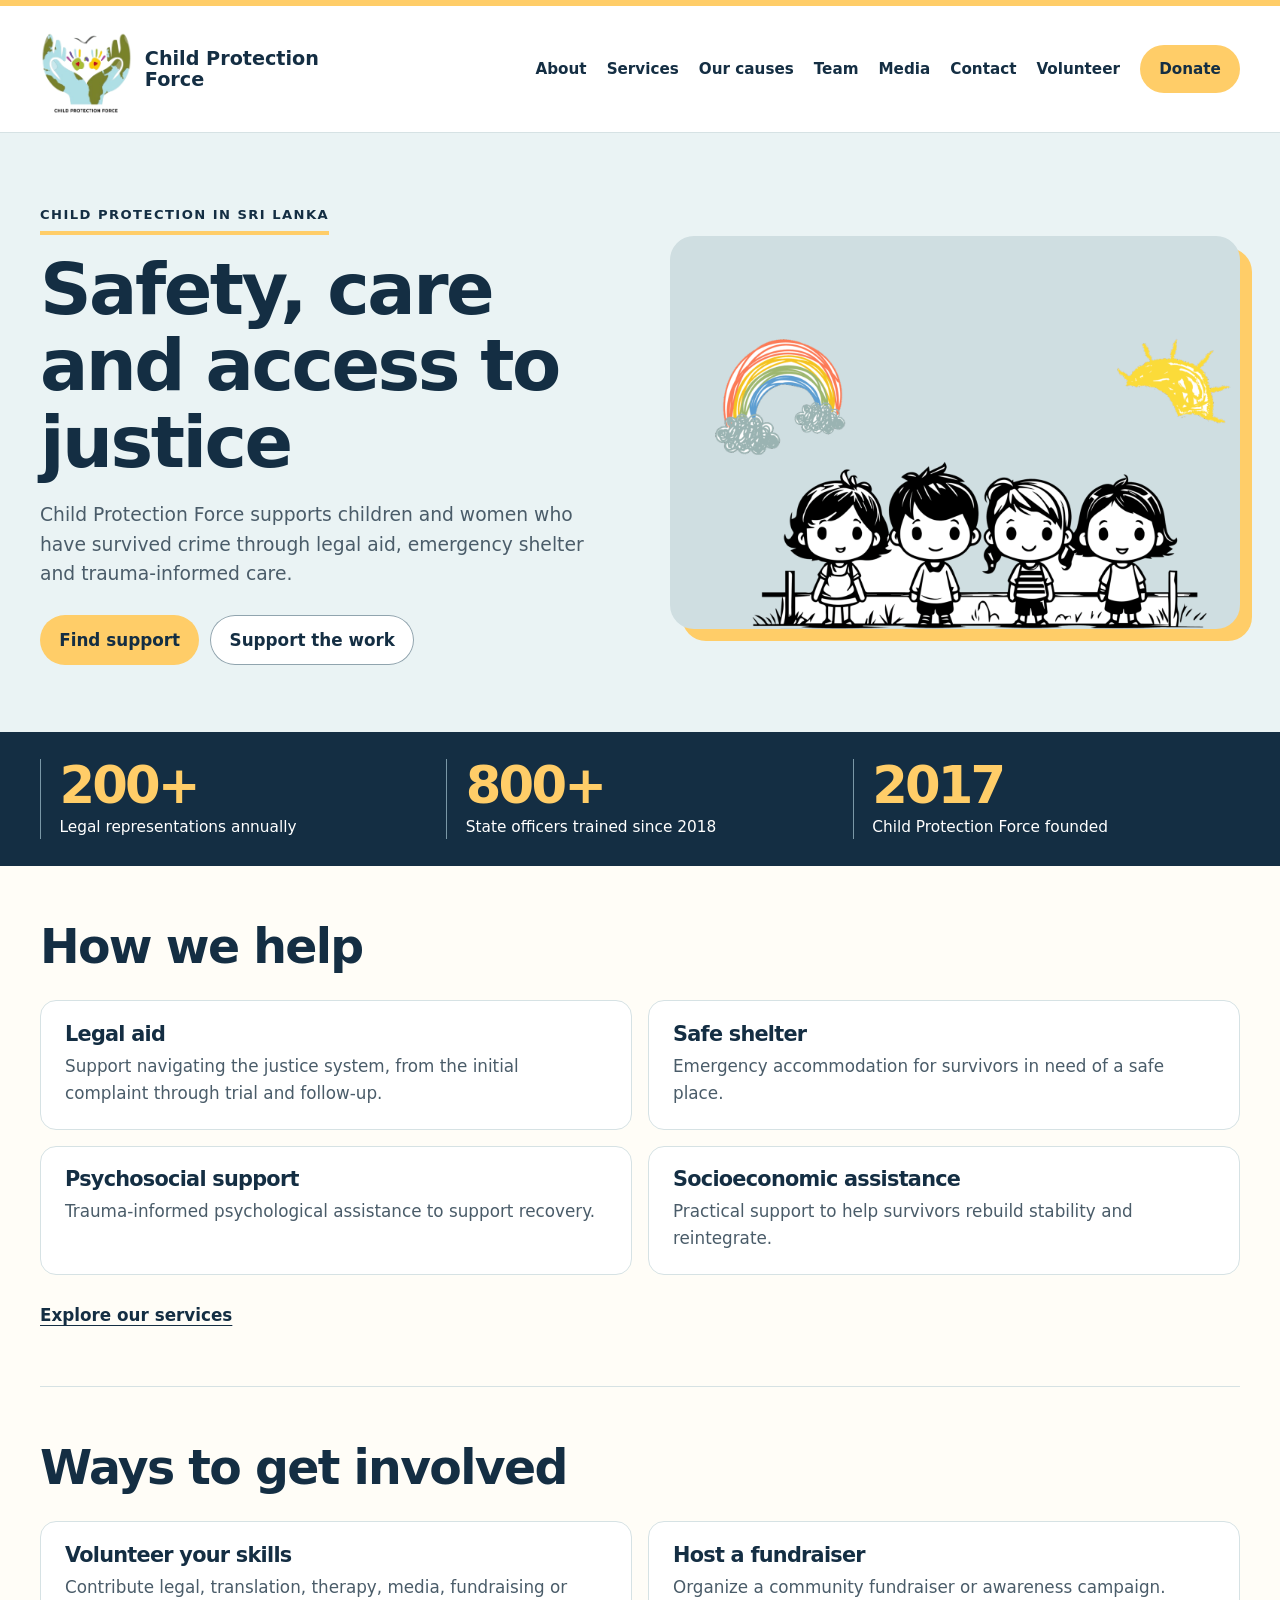
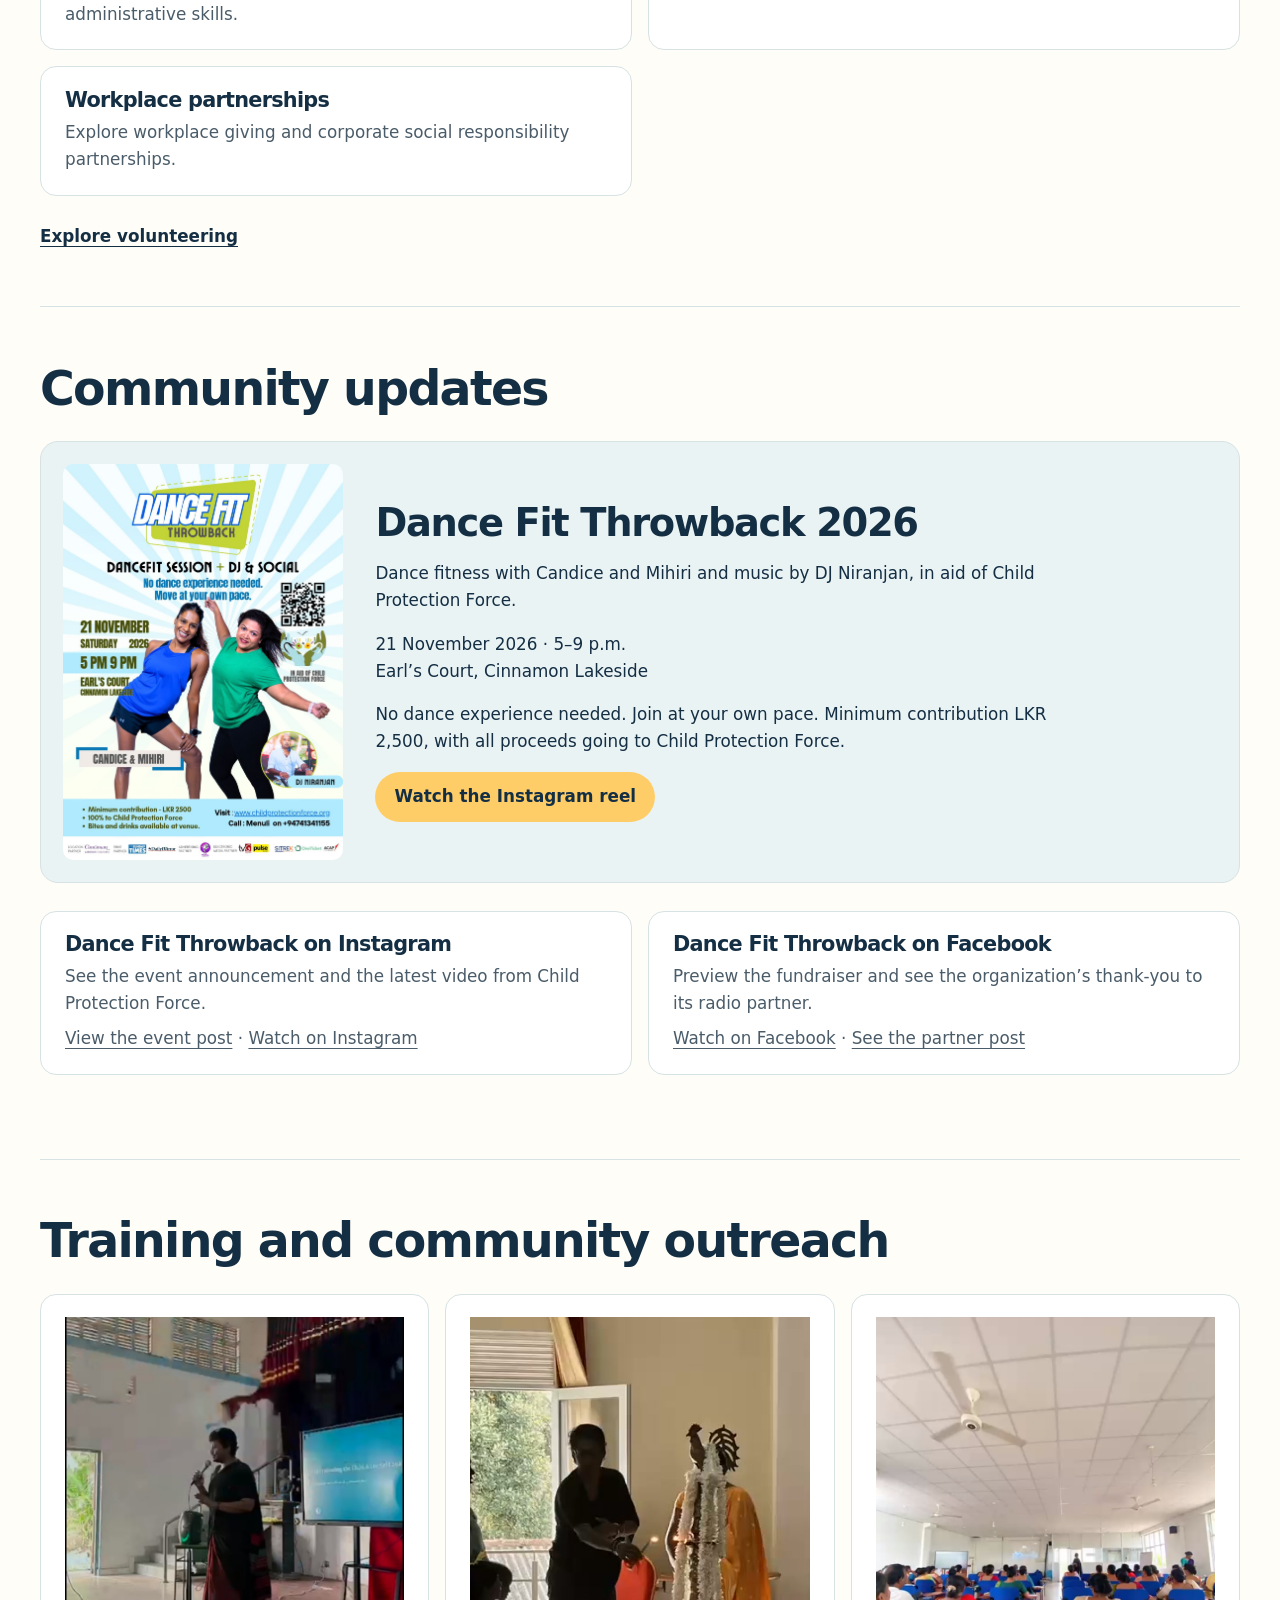
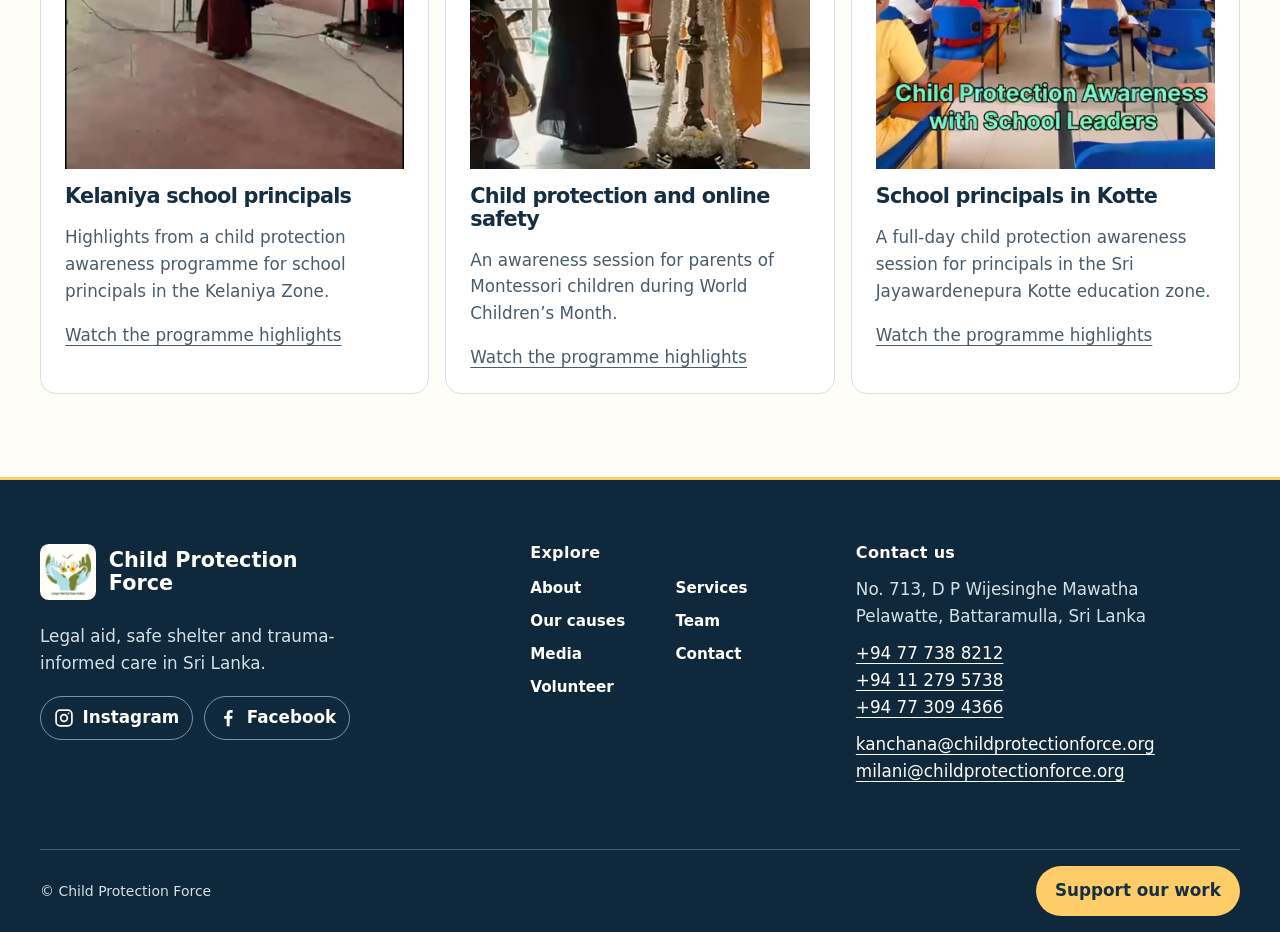
<file: index.html>
<!doctype html><html lang="en"><meta charset="utf-8"><meta name="viewport" content="width=device-width,initial-scale=1"><title>Child Protection Force Sri Lanka | Legal Aid and Safe Shelter</title><meta name="description" content="Child Protection Force supports children and women in Sri Lanka through legal aid, emergency shelter, and trauma-informed care."><link rel="canonical" href="https://www.childprotectionforce.org/"><link rel="icon" type="image/png" sizes="48x48" href="/favicon.png"><link rel="stylesheet" href="style.css?v=15"><script src="/analytics.js" defer></script><body><a class="skip" href="#main">Skip to content</a><header><div class="wrap top"><a class="brand" href="index.html"><img src="logo.png" alt=""><span>Child Protection<br>Force</span></a><nav aria-label="Main navigation"><a class="" href="about.html">About</a><a class="" href="services.html">Services</a><a class="" href="causes.html">Our causes</a><a class="" href="team.html">Team</a><a class="" href="media.html">Media</a><a class="" href="contact.html">Contact</a><a class="" href="volunteer.html">Volunteer</a><a class="btn" href="donate.html">Donate</a></nav></div></header><main id="main"><section class="hero"><div class="wrap split"><div><p class="eyebrow">CHILD PROTECTION IN SRI LANKA</p><h1>Safety, care and access to justice</h1><p>Child Protection Force supports children and women who have survived crime through legal aid, emergency shelter and trauma-informed care.</p><div class="actions"><a class="btn" href="services.html">Find support</a><a class="outline btn" href="donate.html">Support the work</a></div></div><div class="hero-visual">
  <div class="photo hero-artwork">
    <img src="story.png" alt="Artwork of four children beneath a rainbow">
    <svg class="hero-gestures" viewBox="0 0 2560 1044" preserveAspectRatio="xMidYMid slice" aria-hidden="true">
      <defs>
        <clipPath id="hero-rainbow-area"><rect x="638" y="272" width="350" height="312"/></clipPath>
        <clipPath id="hero-sun-area"><rect x="1707" y="271" width="309" height="229"/></clipPath>
      </defs>
      <image class="hero-rainbow-light" href="story.png" width="2560" height="1044" clip-path="url(#hero-rainbow-area)"/>
      <image class="hero-sun-light" href="story.png" width="2560" height="1044" clip-path="url(#hero-sun-area)"/>
      <g class="hero-sun-rays" fill="none" stroke="#ffac37" stroke-width="8" stroke-linecap="round">
        <path d="M1760 305l-13-19 M1833 290l4-24 M1911 319l18-18 M1969 388l24-5"/>
      </g>
      <path class="hero-rainbow-glint" d="M676 426C685 352 736 301 800 294c42-5 83 6 115 30"
            fill="none" stroke="#fff" stroke-width="10" stroke-linecap="round" pathLength="100"/>
      <g class="hero-blink hero-blink-first">
        <path fill="white" d="M909 769h33v42h-33z M1002 769h34v42h-34z"/>
        <path d="M916 790q9 5 18 0m75 0q9 5 18 0"/>
      </g>
      <g class="hero-blink hero-blink-fourth">
        <path fill="white" d="M1657 771h33v42h-33z M1752 771h35v42h-35z"/>
        <path d="M1664 792q9 5 18 0m77 0q9 5 18 0"/>
      </g>
      <g class="hero-hand">
        <path fill="white" d="M1157 959h28v16h-28z"/>
        <path class="hero-hand-motion" fill="white" stroke="black" stroke-width="5" stroke-linejoin="round"
              d="M1163 949q-5 6-4 13 1 8 8 8 8 0 11-8l3-10z"/>
      </g>
      <g class="hero-talk hero-talk-second">
        <path fill="white" d="M1203 820h48v24h-48z"/>
        <ellipse cx="1227" cy="831" rx="11" ry="6" fill="black"/>
      </g>
      <g class="hero-talk hero-talk-third">
        <path fill="white" d="M1450 818h50v27h-50z"/>
        <ellipse cx="1475" cy="830" rx="10" ry="6" fill="black"/>
      </g>
    </svg>
  </div>
  <div class="hero-logo" aria-hidden="true"><img src="logo.png" alt="" width="1658" height="1658"></div>
</div></div></section>
<div class="impact"><div class="wrap stats"><div><strong>200+</strong><span>Legal representations annually</span></div><div><strong>800+</strong><span>State officers trained since 2018</span></div><div><strong>2017</strong><span>Child Protection Force founded</span></div></div></div><section class="wrap"><h2>How we help</h2><div class="grid"><article><h3>Legal aid</h3><p>Support navigating the justice system, from the initial complaint through trial and follow-up.</p></article><article><h3>Safe shelter</h3><p>Emergency accommodation for survivors in need of a safe place.</p></article><article><h3>Psychosocial support</h3><p>Trauma-informed psychological assistance to support recovery.</p></article><article><h3>Socioeconomic assistance</h3><p>Practical support to help survivors rebuild stability and reintegrate.</p></article></div><a class="textlink" href="services.html">Explore our services</a></section><section class="wrap"><h2>Ways to get involved</h2><div class="grid"><article><h3>Volunteer your skills</h3><p>Contribute legal, translation, therapy, media, fundraising or administrative skills.</p></article><article><h3>Host a fundraiser</h3><p>Organize a community fundraiser or awareness campaign.</p></article><article><h3>Workplace partnerships</h3><p>Explore workplace giving and corporate social responsibility partnerships.</p></article></div><a class="textlink" href="volunteer.html">Explore volunteering</a></section><section class="wrap" id="community-updates"><h2>Community updates</h2><div class="split campaign"><img src="dance-fit.jpg" alt="Dance Fit Throwback 2026 event poster"><div><h3>Dance Fit Throwback 2026</h3><p>Dance fitness with Candice and Mihiri and music by DJ Niranjan, in aid of Child Protection Force.</p><p>21 November 2026 · 5–9 p.m.<br>Earl’s Court, Cinnamon Lakeside</p><p>No dance experience needed. Join at your own pace. Minimum contribution LKR 2,500, with all proceeds going to Child Protection Force.</p><a class="btn" href="https://www.instagram.com/reel/Df4IBm3N2e2/">Watch the Instagram reel</a></div></div><div class="grid social-updates"><article><h3>Dance Fit Throwback on Instagram</h3><p>See the event announcement and the latest video from Child Protection Force.</p><p><a class="" href="https://www.instagram.com/childprotectionforce.sl/p/DfPPYa2ChC4/">View the event post</a> · <a class="" href="https://www.instagram.com/childprotectionforce.sl/reel/Df6ZkkwuRyt/">Watch on Instagram</a></p></article><article><h3>Dance Fit Throwback on Facebook</h3><p>Preview the fundraiser and see the organization’s thank-you to its radio partner.</p><p><a class="" href="https://www.facebook.com/reel/2627436527731402/">Watch on Facebook</a> · <a class="" href="https://www.facebook.com/childprotectionforce/posts/pfbid02Yz9ixVXJXkrsokNAjhi9YRcGctmT43MQ8tJg6w4APYhj5r4PcxYiLKWvQDM7miKol">See the partner post</a></p></article></div></section><section class="wrap" id="outreach"><h2>Training and community outreach</h2><div class="grid outreach"><article><div class="outreach-photo"><img loading="lazy" src="outreach-kelaniya.jpg" alt=""></div><h3>Kelaniya school principals</h3><p>Highlights from a child protection awareness programme for school principals in the Kelaniya Zone.</p><p><a class="" href="https://www.instagram.com/childprotectionforce.sl/reel/DfUY958tVQG/">Watch the programme highlights</a></p></article><article><div class="outreach-photo"><img loading="lazy" src="outreach-online-safety.jpg" alt=""></div><h3>Child protection and online safety</h3><p>An awareness session for parents of Montessori children during World Children’s Month.</p><p><a class="" href="https://www.instagram.com/childprotectionforce.sl/reel/DejQbzHjuVe/">Watch the programme highlights</a></p></article><article><div class="outreach-photo"><img loading="lazy" src="outreach-kotte.jpg" alt=""></div><h3>School principals in Kotte</h3><p>A full-day child protection awareness session for principals in the Sri Jayawardenepura Kotte education zone.</p><p><a class="" href="https://www.instagram.com/childprotectionforce.sl/reel/DdobMnjCXFy/">Watch the programme highlights</a></p></article></div></section></main><footer class="site-footer" id="site-footer">
<div class="wrap footer-main">
  <div class="footer-brand">
    <a href="index.html" class="footer-wordmark"><img src="logo.png" alt="" width="56" height="56"><span>Child Protection<br>Force</span></a>
    <p>Legal aid, safe shelter and trauma-informed care in Sri Lanka.</p>
    <p class="social-links"><a class="social-instagram" href="https://www.instagram.com/childprotectionforce.sl/"><svg aria-hidden="true" viewBox="0 0 24 24" fill="none" stroke="currentColor" stroke-width="2"><rect x="2.5" y="2.5" width="19" height="19" rx="5"/><circle cx="12" cy="12" r="4"/><circle cx="17.5" cy="6.5" r="1" fill="currentColor" stroke="none"/></svg>Instagram</a> <a class="social-facebook" href="https://www.facebook.com/childprotectionforce/"><svg aria-hidden="true" viewBox="0 0 24 24"><path fill="currentColor" d="M14 22v-9h3l.45-3.5H14V7.3c0-1 .26-1.65 1.72-1.65h1.83V2.5a24 24 0 0 0-2.67-.14c-2.64 0-4.45 1.61-4.45 4.58V9.5H7.45V13h2.98v9z"/></svg>Facebook</a></p>
  </div>
  <div class="footer-explore">
    <h2>Explore</h2>
    <nav aria-label="Footer navigation"><a class="" href="about.html">About</a><a class="" href="services.html">Services</a><a class="" href="causes.html">Our causes</a><a class="" href="team.html">Team</a><a class="" href="media.html">Media</a><a class="" href="contact.html">Contact</a><a class="" href="volunteer.html">Volunteer</a></nav>
  </div>
  <div class="footer-contact">
    <h2>Contact us</h2>
    <address>No. 713, D P Wijesinghe Mawatha<br>Pelawatte, Battaramulla, Sri Lanka</address><p><a class="" href="tel:+94777388212">+94 77 738 8212</a><br><a class="" href="tel:+94112795738">+94 11 279 5738</a><br><a class="" href="tel:+94773094366">+94 77 309 4366</a></p><p><a class="" href="mailto:kanchana@childprotectionforce.org">kanchana@childprotectionforce.org</a><br><a class="" href="mailto:milani@childprotectionforce.org">milani@childprotectionforce.org</a></p>
  </div>
</div>
<div class="wrap footer-bottom">
  <small>© Child Protection Force</small>
  <button type="button" id="analytics-preference" hidden>Analytics preferences</button>
  <a class="btn" href="donate.html">Support our work</a>
</div>
</footer></body></html>
</file>
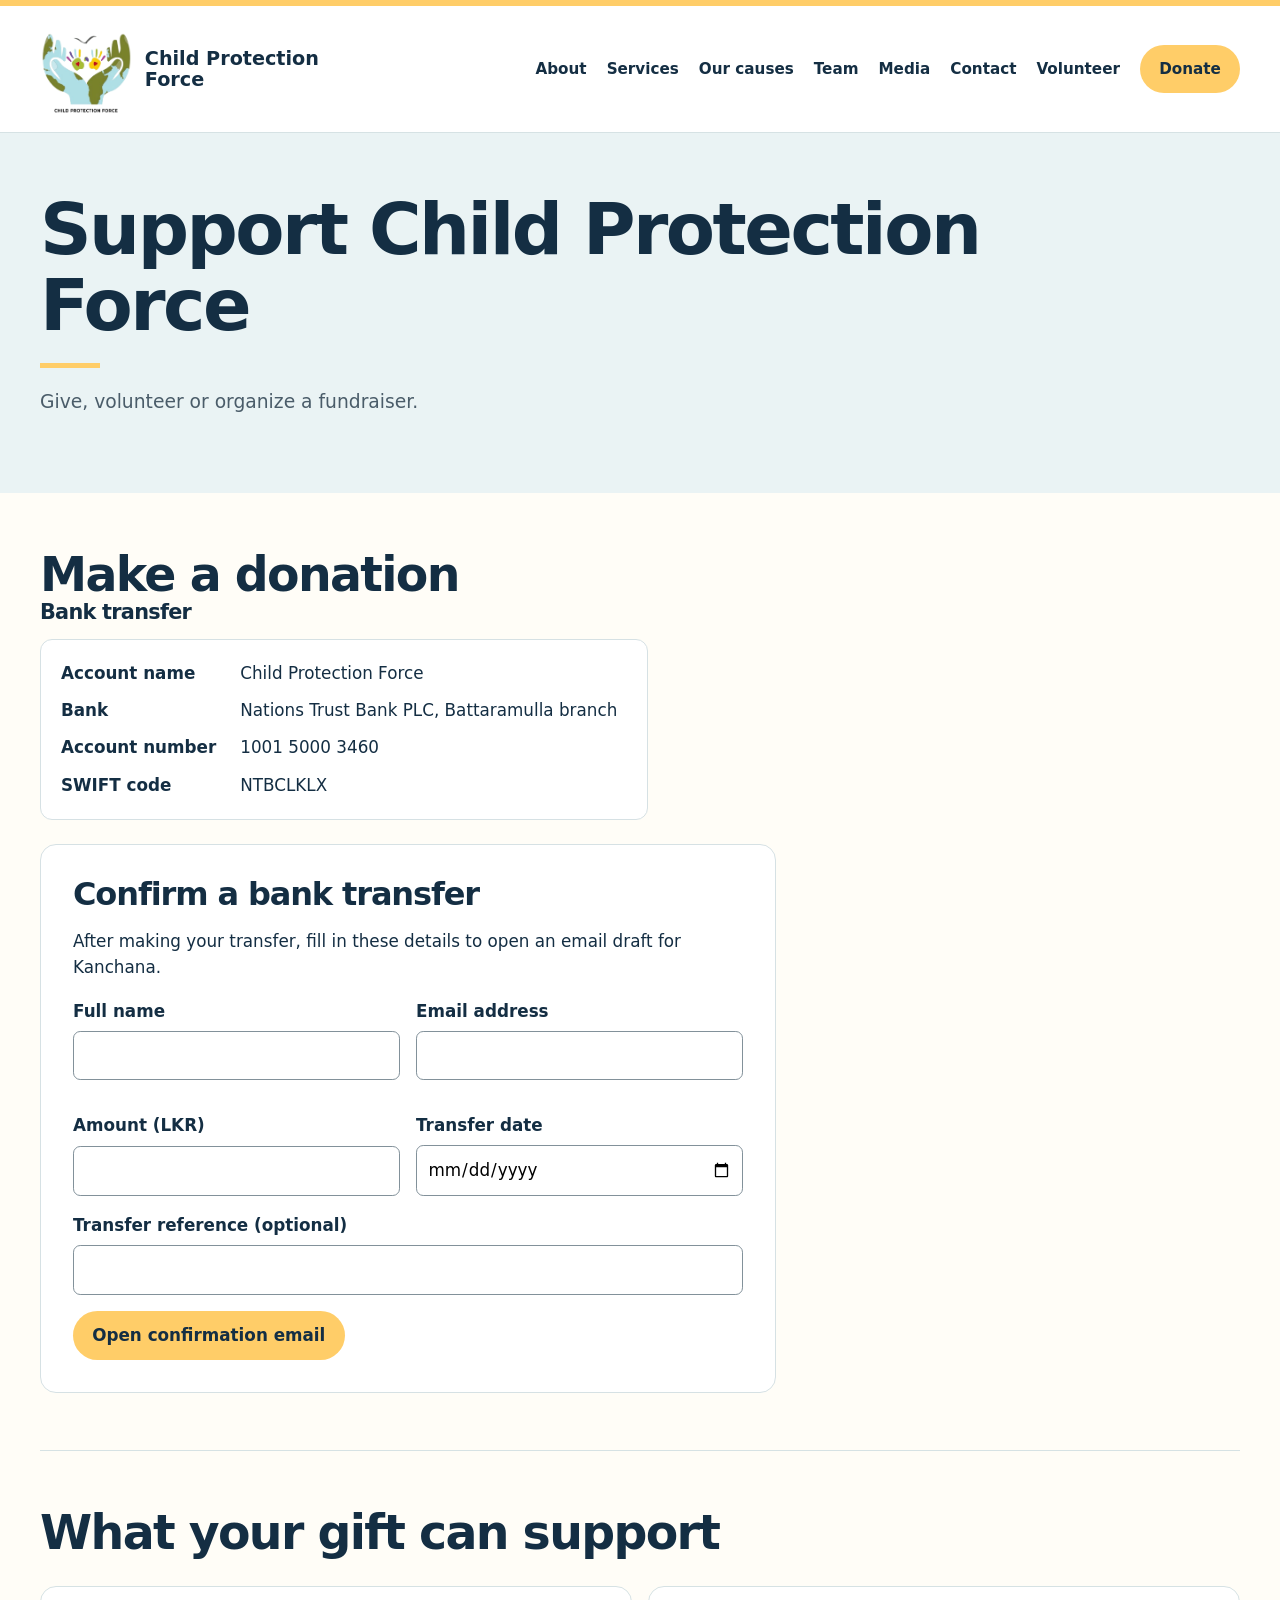
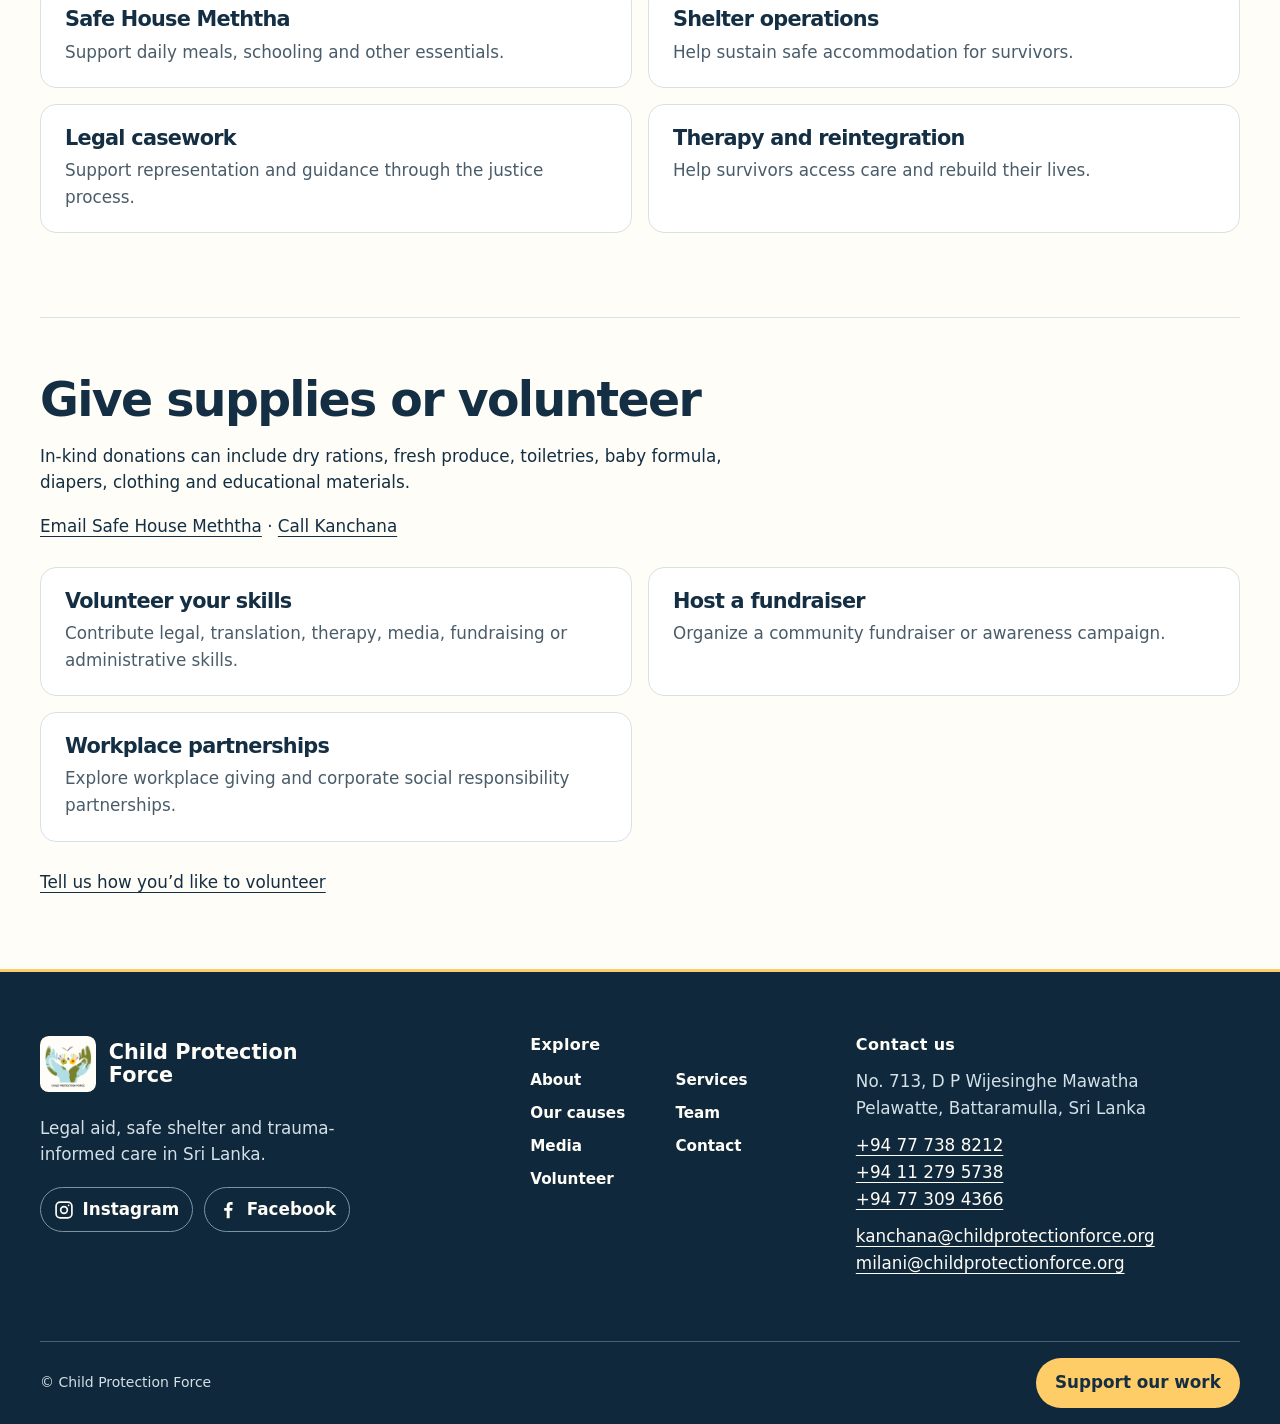
<file: donations-involved/index.html>
<!doctype html>
<html lang="en">
<head>
  <meta charset="utf-8">
  <meta name="viewport" content="width=device-width, initial-scale=1">
  <meta http-equiv="refresh" content="0; url=../donate.html">
  <title>Donations | Child Protection Force</title>
</head>
<body>
  <main>
    <h1>Donation details have moved</h1>
    <p><a href="../donate.html">Open the Donate page</a></p>
  </main>
</body>
</html>
</file>
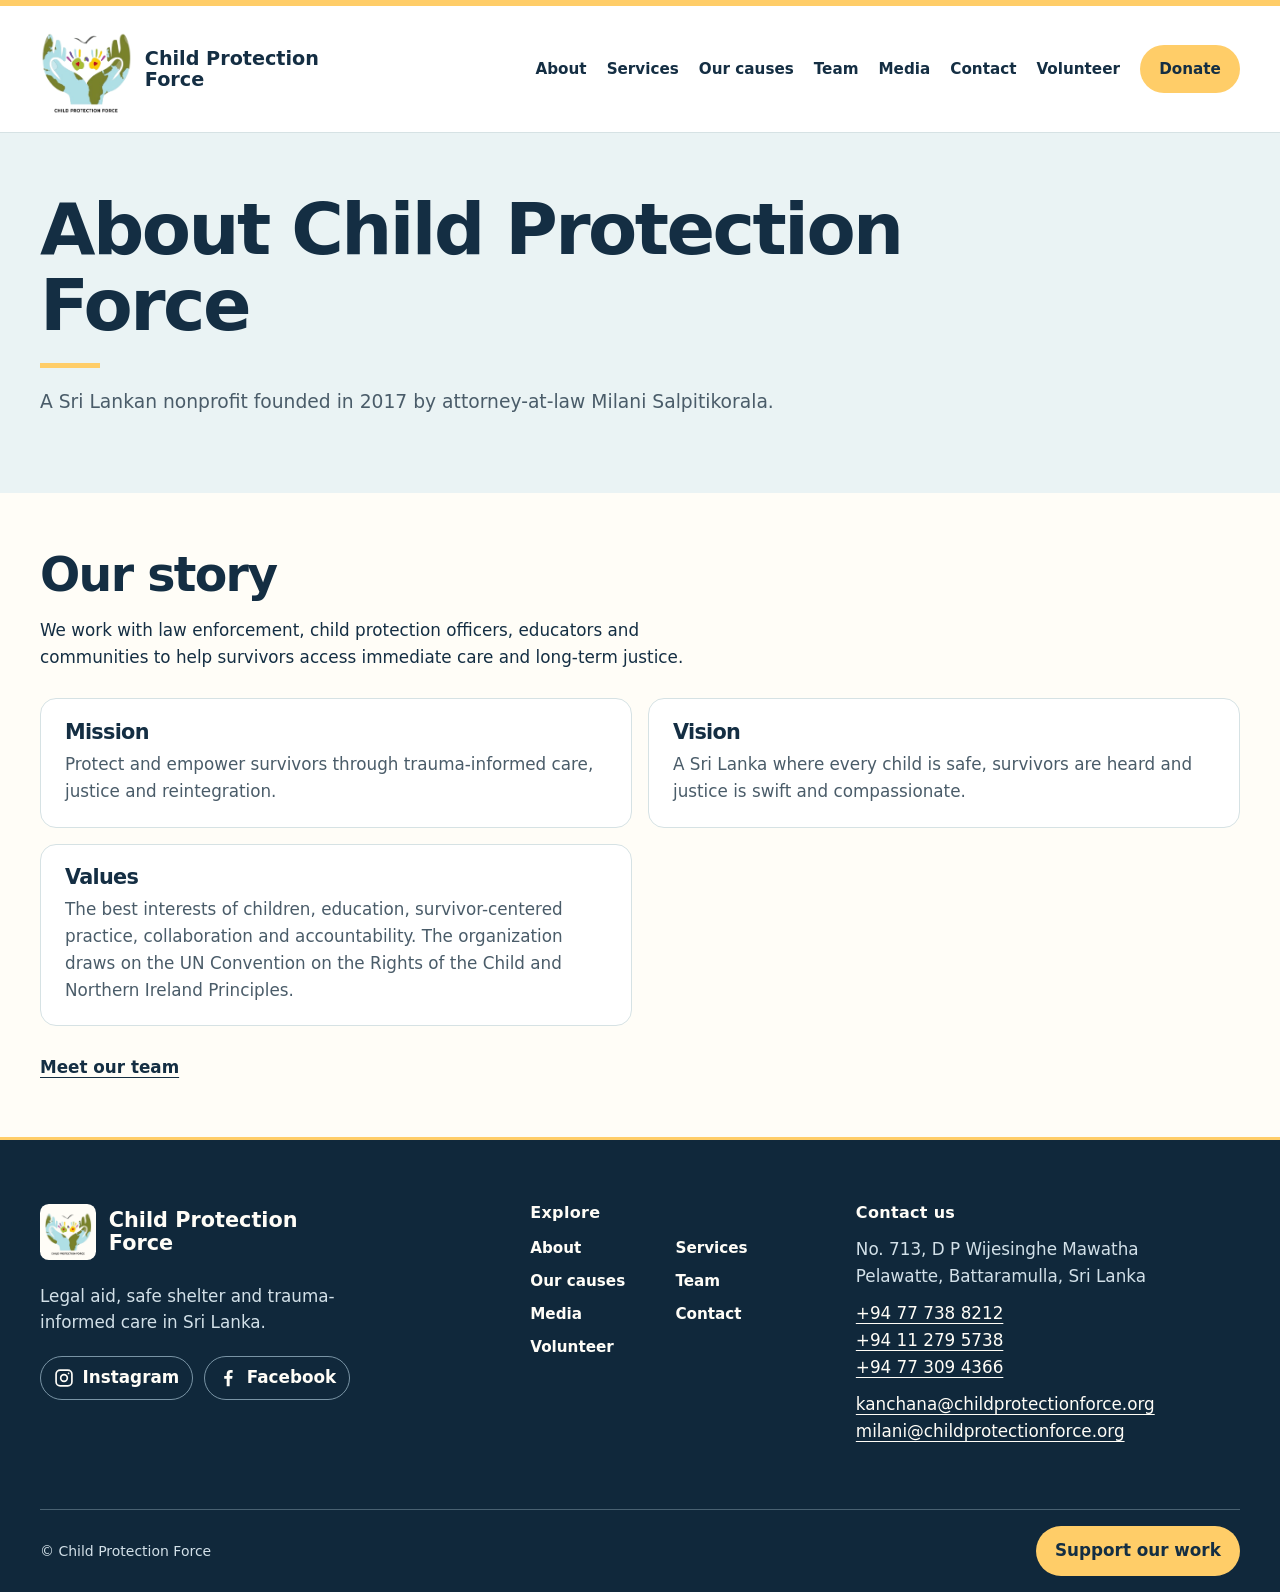
<file: about.html>
<!doctype html><html lang="en"><meta charset="utf-8"><meta name="viewport" content="width=device-width,initial-scale=1"><title>About Child Protection Force Sri Lanka</title><meta name="description" content="Learn how Child Protection Force works to improve safety, care, and access to justice for children and women in Sri Lanka."><link rel="canonical" href="https://www.childprotectionforce.org/about.html"><link rel="icon" type="image/png" sizes="48x48" href="/favicon.png"><link rel="stylesheet" href="style.css?v=10"><script src="/analytics.js" defer></script><body><a class="skip" href="#main">Skip to content</a><header><div class="wrap top"><a class="brand" href="index.html"><img src="logo.png" alt=""><span>Child Protection<br>Force</span></a><nav aria-label="Main navigation"><a class="" href="about.html">About</a><a class="" href="services.html">Services</a><a class="" href="causes.html">Our causes</a><a class="" href="team.html">Team</a><a class="" href="media.html">Media</a><a class="" href="contact.html">Contact</a><a class="" href="volunteer.html">Volunteer</a><a class="btn" href="donate.html">Donate</a></nav></div></header><main id="main"><section class="inner"><div class="wrap"><h1>About Child Protection Force</h1><p>A Sri Lankan nonprofit founded in 2017 by attorney-at-law Milani Salpitikorala.</p></div></section><section class="wrap"><h2>Our story</h2><p>We work with law enforcement, child protection officers, educators and communities to help survivors access immediate care and long-term justice.</p><div class="grid"><article><h3>Mission</h3><p>Protect and empower survivors through trauma-informed care, justice and reintegration.</p></article><article><h3>Vision</h3><p>A Sri Lanka where every child is safe, survivors are heard and justice is swift and compassionate.</p></article><article><h3>Values</h3><p>The best interests of children, education, survivor-centered practice, collaboration and accountability. The organization draws on the UN Convention on the Rights of the Child and Northern Ireland Principles.</p></article></div><a class="textlink" href="team.html">Meet our team</a></section></main><footer class="site-footer" id="site-footer">
<div class="wrap footer-main">
  <div class="footer-brand">
    <a href="index.html" class="footer-wordmark"><img src="logo.png" alt="" width="56" height="56"><span>Child Protection<br>Force</span></a>
    <p>Legal aid, safe shelter and trauma-informed care in Sri Lanka.</p>
    <p class="social-links"><a class="social-instagram" href="https://www.instagram.com/childprotectionforce.sl/"><svg aria-hidden="true" viewBox="0 0 24 24" fill="none" stroke="currentColor" stroke-width="2"><rect x="2.5" y="2.5" width="19" height="19" rx="5"/><circle cx="12" cy="12" r="4"/><circle cx="17.5" cy="6.5" r="1" fill="currentColor" stroke="none"/></svg>Instagram</a> <a class="social-facebook" href="https://www.facebook.com/childprotectionforce/"><svg aria-hidden="true" viewBox="0 0 24 24"><path fill="currentColor" d="M14 22v-9h3l.45-3.5H14V7.3c0-1 .26-1.65 1.72-1.65h1.83V2.5a24 24 0 0 0-2.67-.14c-2.64 0-4.45 1.61-4.45 4.58V9.5H7.45V13h2.98v9z"/></svg>Facebook</a></p>
  </div>
  <div class="footer-explore">
    <h2>Explore</h2>
    <nav aria-label="Footer navigation"><a class="" href="about.html">About</a><a class="" href="services.html">Services</a><a class="" href="causes.html">Our causes</a><a class="" href="team.html">Team</a><a class="" href="media.html">Media</a><a class="" href="contact.html">Contact</a><a class="" href="volunteer.html">Volunteer</a></nav>
  </div>
  <div class="footer-contact">
    <h2>Contact us</h2>
    <address>No. 713, D P Wijesinghe Mawatha<br>Pelawatte, Battaramulla, Sri Lanka</address><p><a class="" href="tel:+94777388212">+94 77 738 8212</a><br><a class="" href="tel:+94112795738">+94 11 279 5738</a><br><a class="" href="tel:+94773094366">+94 77 309 4366</a></p><p><a class="" href="mailto:kanchana@childprotectionforce.org">kanchana@childprotectionforce.org</a><br><a class="" href="mailto:milani@childprotectionforce.org">milani@childprotectionforce.org</a></p>
  </div>
</div>
<div class="wrap footer-bottom">
  <small>© Child Protection Force</small>
  <button type="button" id="analytics-preference" hidden>Analytics preferences</button>
  <a class="btn" href="donate.html">Support our work</a>
</div>
</footer></body></html>
</file>
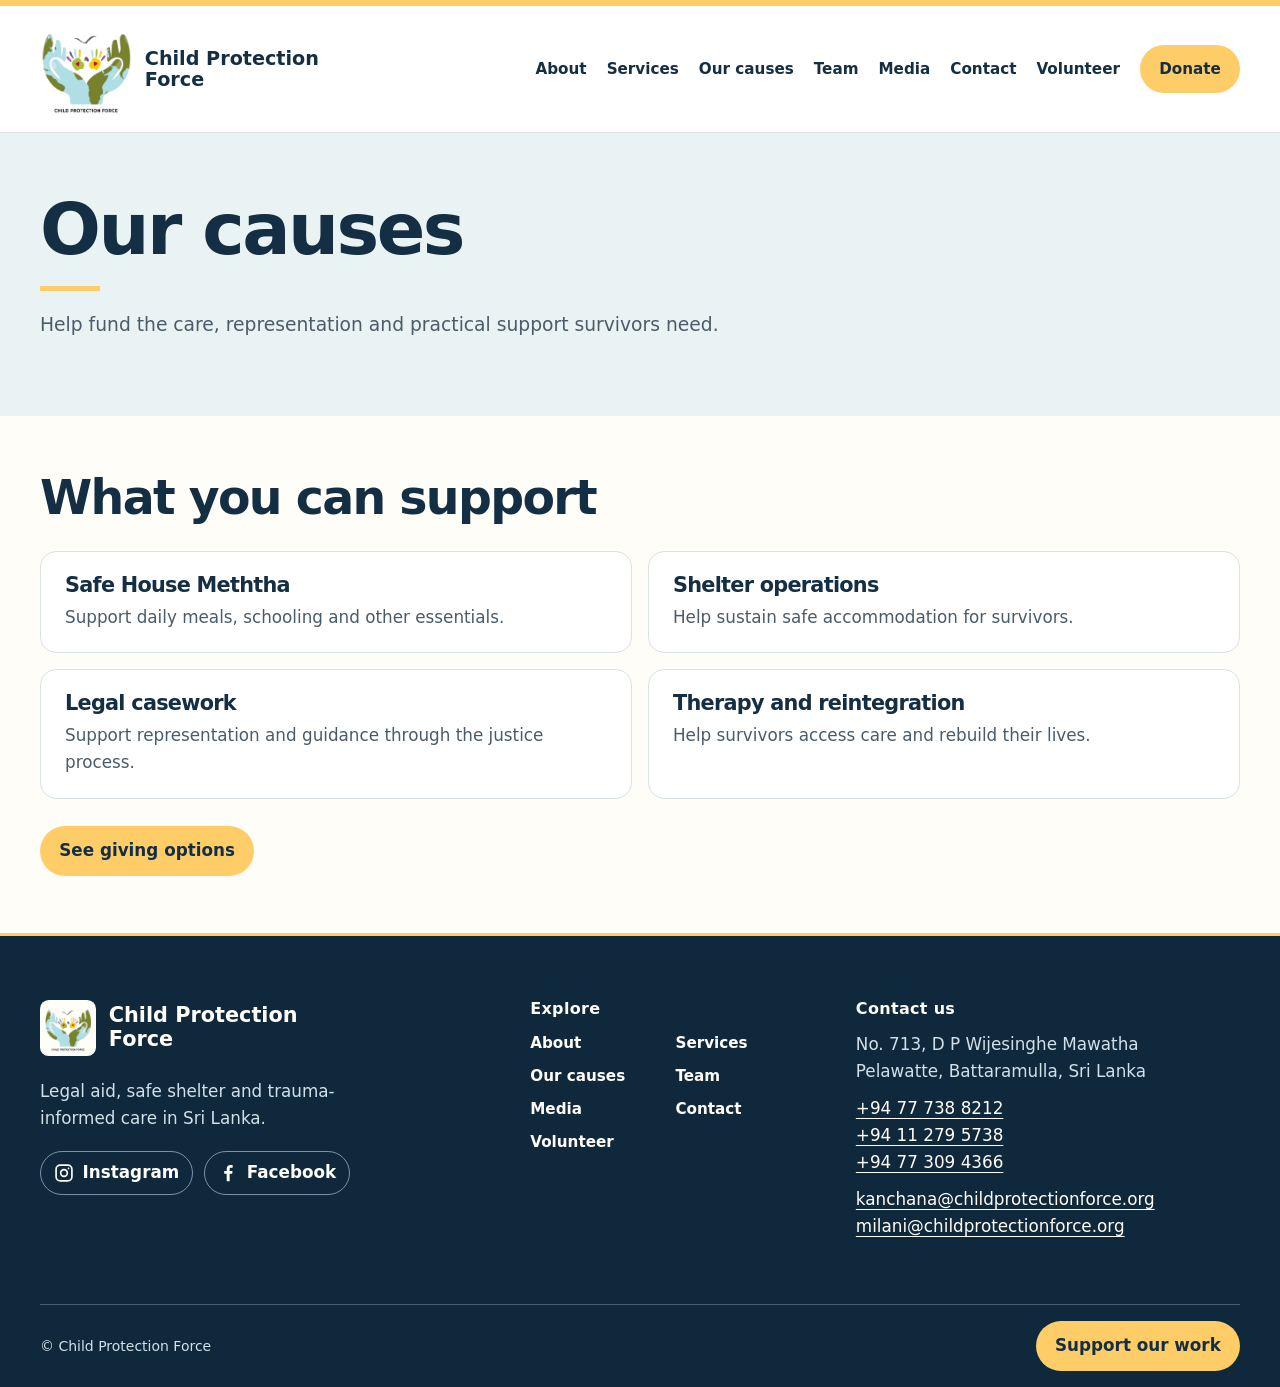
<file: causes.html>
<!doctype html><html lang="en"><meta charset="utf-8"><meta name="viewport" content="width=device-width,initial-scale=1"><title>Causes We Support | Child Protection Force Sri Lanka</title><meta name="description" content="Learn how to support Safe House Meththa, shelter operations, legal casework, and therapy and reintegration in Sri Lanka."><link rel="canonical" href="https://www.childprotectionforce.org/causes.html"><link rel="icon" type="image/png" sizes="48x48" href="/favicon.png"><link rel="stylesheet" href="style.css?v=10"><script src="/analytics.js" defer></script><body><a class="skip" href="#main">Skip to content</a><header><div class="wrap top"><a class="brand" href="index.html"><img src="logo.png" alt=""><span>Child Protection<br>Force</span></a><nav aria-label="Main navigation"><a class="" href="about.html">About</a><a class="" href="services.html">Services</a><a class="" href="causes.html">Our causes</a><a class="" href="team.html">Team</a><a class="" href="media.html">Media</a><a class="" href="contact.html">Contact</a><a class="" href="volunteer.html">Volunteer</a><a class="btn" href="donate.html">Donate</a></nav></div></header><main id="main"><section class="inner"><div class="wrap"><h1>Our causes</h1><p>Help fund the care, representation and practical support survivors need.</p></div></section><section class="wrap"><h2>What you can support</h2><div class="grid"><article><h3>Safe House Meththa</h3><p>Support daily meals, schooling and other essentials.</p></article><article><h3>Shelter operations</h3><p>Help sustain safe accommodation for survivors.</p></article><article><h3>Legal casework</h3><p>Support representation and guidance through the justice process.</p></article><article><h3>Therapy and reintegration</h3><p>Help survivors access care and rebuild their lives.</p></article></div><a class="btn" href="donate.html">See giving options</a></section></main><footer class="site-footer" id="site-footer">
<div class="wrap footer-main">
  <div class="footer-brand">
    <a href="index.html" class="footer-wordmark"><img src="logo.png" alt="" width="56" height="56"><span>Child Protection<br>Force</span></a>
    <p>Legal aid, safe shelter and trauma-informed care in Sri Lanka.</p>
    <p class="social-links"><a class="social-instagram" href="https://www.instagram.com/childprotectionforce.sl/"><svg aria-hidden="true" viewBox="0 0 24 24" fill="none" stroke="currentColor" stroke-width="2"><rect x="2.5" y="2.5" width="19" height="19" rx="5"/><circle cx="12" cy="12" r="4"/><circle cx="17.5" cy="6.5" r="1" fill="currentColor" stroke="none"/></svg>Instagram</a> <a class="social-facebook" href="https://www.facebook.com/childprotectionforce/"><svg aria-hidden="true" viewBox="0 0 24 24"><path fill="currentColor" d="M14 22v-9h3l.45-3.5H14V7.3c0-1 .26-1.65 1.72-1.65h1.83V2.5a24 24 0 0 0-2.67-.14c-2.64 0-4.45 1.61-4.45 4.58V9.5H7.45V13h2.98v9z"/></svg>Facebook</a></p>
  </div>
  <div class="footer-explore">
    <h2>Explore</h2>
    <nav aria-label="Footer navigation"><a class="" href="about.html">About</a><a class="" href="services.html">Services</a><a class="" href="causes.html">Our causes</a><a class="" href="team.html">Team</a><a class="" href="media.html">Media</a><a class="" href="contact.html">Contact</a><a class="" href="volunteer.html">Volunteer</a></nav>
  </div>
  <div class="footer-contact">
    <h2>Contact us</h2>
    <address>No. 713, D P Wijesinghe Mawatha<br>Pelawatte, Battaramulla, Sri Lanka</address><p><a class="" href="tel:+94777388212">+94 77 738 8212</a><br><a class="" href="tel:+94112795738">+94 11 279 5738</a><br><a class="" href="tel:+94773094366">+94 77 309 4366</a></p><p><a class="" href="mailto:kanchana@childprotectionforce.org">kanchana@childprotectionforce.org</a><br><a class="" href="mailto:milani@childprotectionforce.org">milani@childprotectionforce.org</a></p>
  </div>
</div>
<div class="wrap footer-bottom">
  <small>© Child Protection Force</small>
  <button type="button" id="analytics-preference" hidden>Analytics preferences</button>
  <a class="btn" href="donate.html">Support our work</a>
</div>
</footer></body></html>
</file>
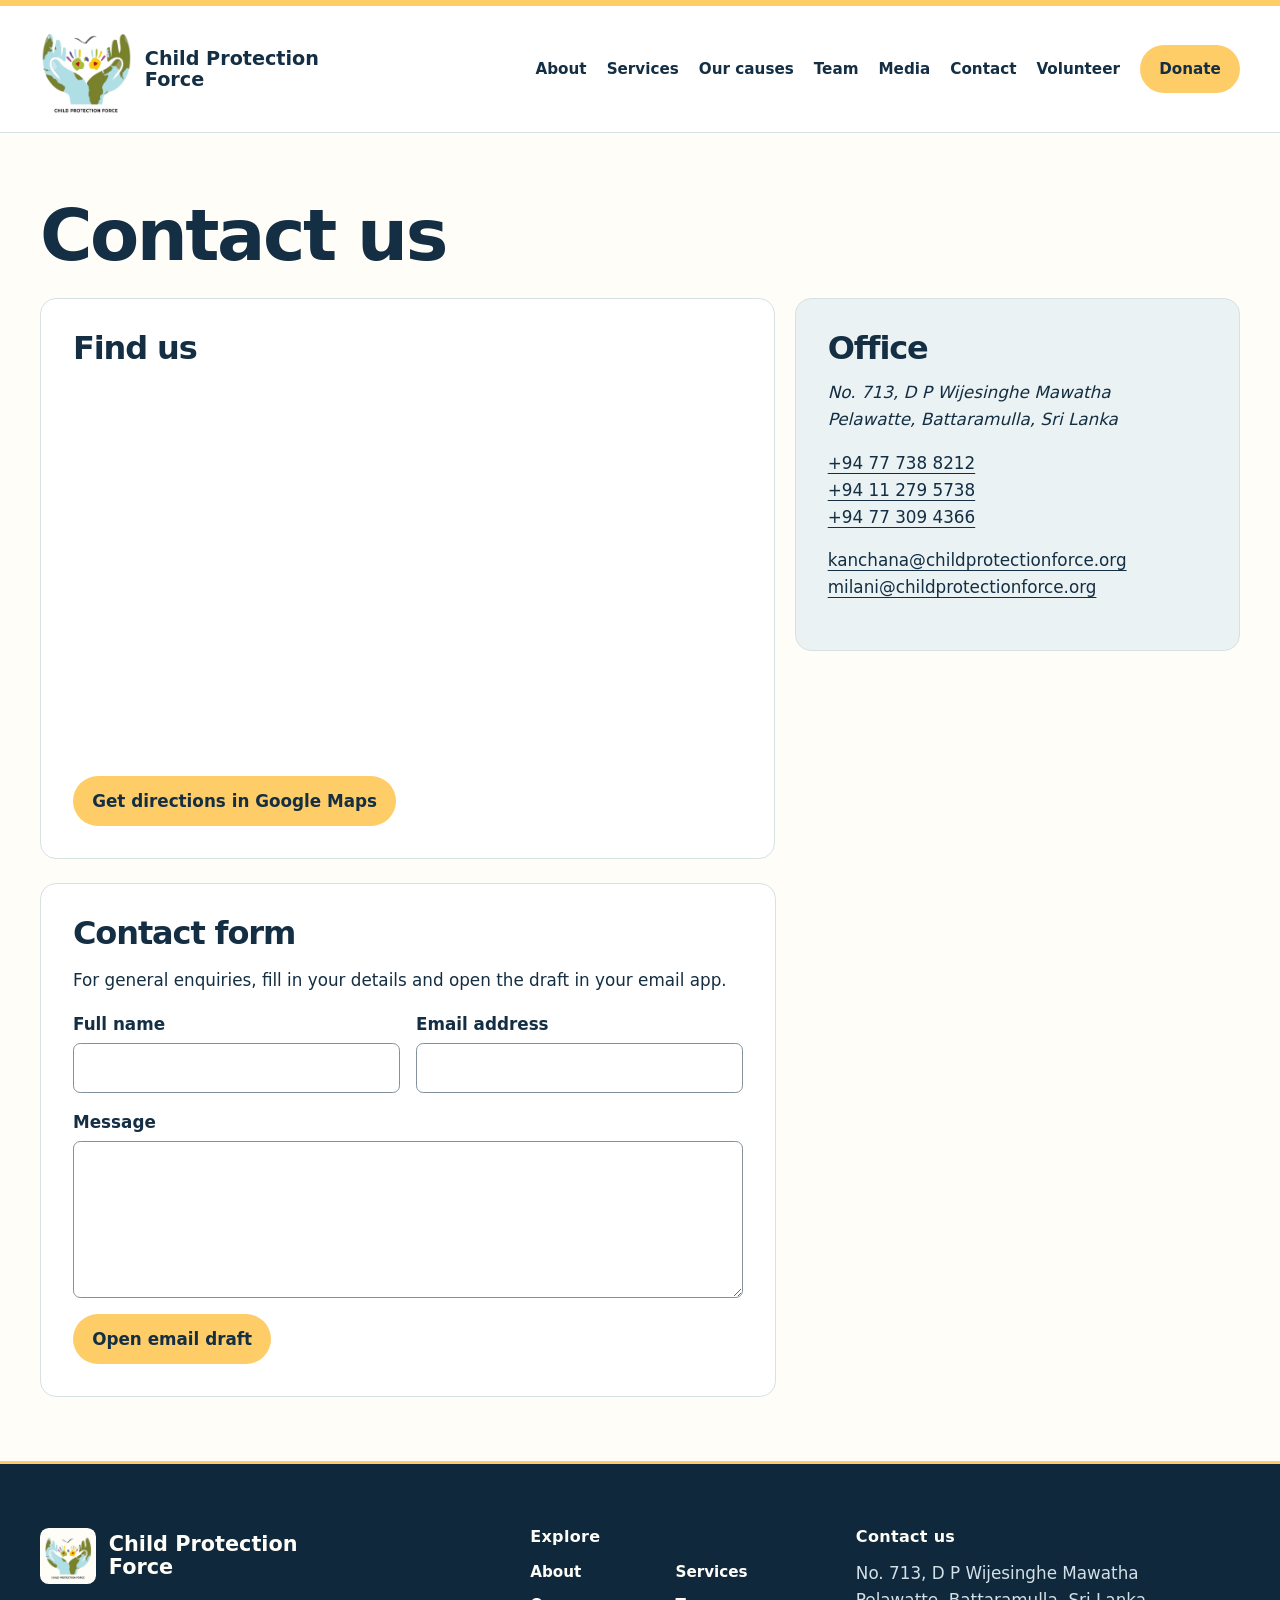
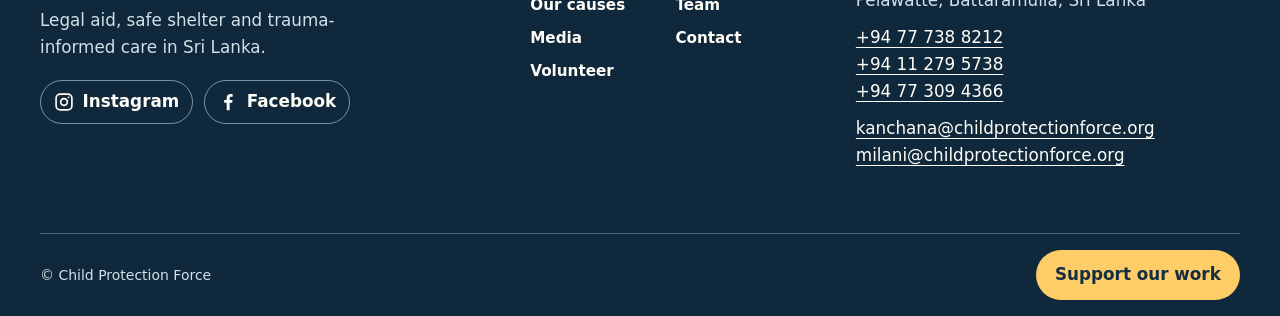
<file: contact.html>
<!doctype html><html lang="en"><meta charset="utf-8"><meta name="viewport" content="width=device-width,initial-scale=1"><title>Contact Child Protection Force | Battaramulla, Sri Lanka</title><meta name="description" content="Contact Child Protection Force in Battaramulla. Find office directions, telephone numbers, email addresses, and an enquiry form."><link rel="canonical" href="https://www.childprotectionforce.org/contact.html"><link rel="icon" type="image/png" sizes="48x48" href="/favicon.png"><link rel="stylesheet" href="style.css?v=10"><script src="/analytics.js" defer></script><body><a class="skip" href="#main">Skip to content</a><header><div class="wrap top"><a class="brand" href="index.html"><img src="logo.png" alt=""><span>Child Protection<br>Force</span></a><nav aria-label="Main navigation"><a class="" href="about.html">About</a><a class="" href="services.html">Services</a><a class="" href="causes.html">Our causes</a><a class="" href="team.html">Team</a><a class="" href="media.html">Media</a><a class="" href="contact.html">Contact</a><a class="" href="volunteer.html">Volunteer</a><a class="btn" href="donate.html">Donate</a></nav></div></header><main id="main"><div class="wrap contact-page"><h1>Contact us</h1><div class="contact-layout"><section class="contact-map"><h2>Find us</h2><iframe title="Google Map of the Child Protection Force office" src="https://www.google.com/maps?q=Child+Protection+Force%2C+713+D+P+Wijesinghe+Mawatha%2C+Pelawatte%2C+Battaramulla%2C+Sri+Lanka&amp;z=17&amp;output=embed" width="100%" height="380" loading="lazy"></iframe><p><a class="btn" href="https://www.google.com/maps/dir/?api=1&amp;destination=Child+Protection+Force%2C+713+D+P+Wijesinghe+Mawatha%2C+Pelawatte%2C+Battaramulla%2C+Sri+Lanka">Get directions in Google Maps</a></p></section><section class="contact-office"><h2>Office</h2><address>No. 713, D P Wijesinghe Mawatha<br>Pelawatte, Battaramulla, Sri Lanka</address><p><a class="" href="tel:+94777388212">+94 77 738 8212</a><br><a class="" href="tel:+94112795738">+94 11 279 5738</a><br><a class="" href="tel:+94773094366">+94 77 309 4366</a></p><p><a class="" href="mailto:kanchana@childprotectionforce.org">kanchana@childprotectionforce.org</a><br><a class="" href="mailto:milani@childprotectionforce.org">milani@childprotectionforce.org</a></p></section></div><section class="contact-message"><h2>Contact form</h2><p>For general enquiries, fill in your details and open the draft in your email app.</p><form id="contact-form" action="mailto:kanchana@childprotectionforce.org"><div class="contact-fields"><label>Full name<input name="name" autocomplete="name" required maxlength="100"></label><label>Email address<input name="email" type="email" autocomplete="email" required maxlength="254"></label></div><label>Message<textarea name="message" rows="5" required maxlength="1500"></textarea></label><button class="btn" type="submit">Open email draft</button></form></section></div><script src="contact.js" defer></script></main><footer class="site-footer" id="site-footer">
<div class="wrap footer-main">
  <div class="footer-brand">
    <a href="index.html" class="footer-wordmark"><img src="logo.png" alt="" width="56" height="56"><span>Child Protection<br>Force</span></a>
    <p>Legal aid, safe shelter and trauma-informed care in Sri Lanka.</p>
    <p class="social-links"><a class="social-instagram" href="https://www.instagram.com/childprotectionforce.sl/"><svg aria-hidden="true" viewBox="0 0 24 24" fill="none" stroke="currentColor" stroke-width="2"><rect x="2.5" y="2.5" width="19" height="19" rx="5"/><circle cx="12" cy="12" r="4"/><circle cx="17.5" cy="6.5" r="1" fill="currentColor" stroke="none"/></svg>Instagram</a> <a class="social-facebook" href="https://www.facebook.com/childprotectionforce/"><svg aria-hidden="true" viewBox="0 0 24 24"><path fill="currentColor" d="M14 22v-9h3l.45-3.5H14V7.3c0-1 .26-1.65 1.72-1.65h1.83V2.5a24 24 0 0 0-2.67-.14c-2.64 0-4.45 1.61-4.45 4.58V9.5H7.45V13h2.98v9z"/></svg>Facebook</a></p>
  </div>
  <div class="footer-explore">
    <h2>Explore</h2>
    <nav aria-label="Footer navigation"><a class="" href="about.html">About</a><a class="" href="services.html">Services</a><a class="" href="causes.html">Our causes</a><a class="" href="team.html">Team</a><a class="" href="media.html">Media</a><a class="" href="contact.html">Contact</a><a class="" href="volunteer.html">Volunteer</a></nav>
  </div>
  <div class="footer-contact">
    <h2>Contact us</h2>
    <address>No. 713, D P Wijesinghe Mawatha<br>Pelawatte, Battaramulla, Sri Lanka</address><p><a class="" href="tel:+94777388212">+94 77 738 8212</a><br><a class="" href="tel:+94112795738">+94 11 279 5738</a><br><a class="" href="tel:+94773094366">+94 77 309 4366</a></p><p><a class="" href="mailto:kanchana@childprotectionforce.org">kanchana@childprotectionforce.org</a><br><a class="" href="mailto:milani@childprotectionforce.org">milani@childprotectionforce.org</a></p>
  </div>
</div>
<div class="wrap footer-bottom">
  <small>© Child Protection Force</small>
  <button type="button" id="analytics-preference" hidden>Analytics preferences</button>
  <a class="btn" href="donate.html">Support our work</a>
</div>
</footer></body></html>
</file>
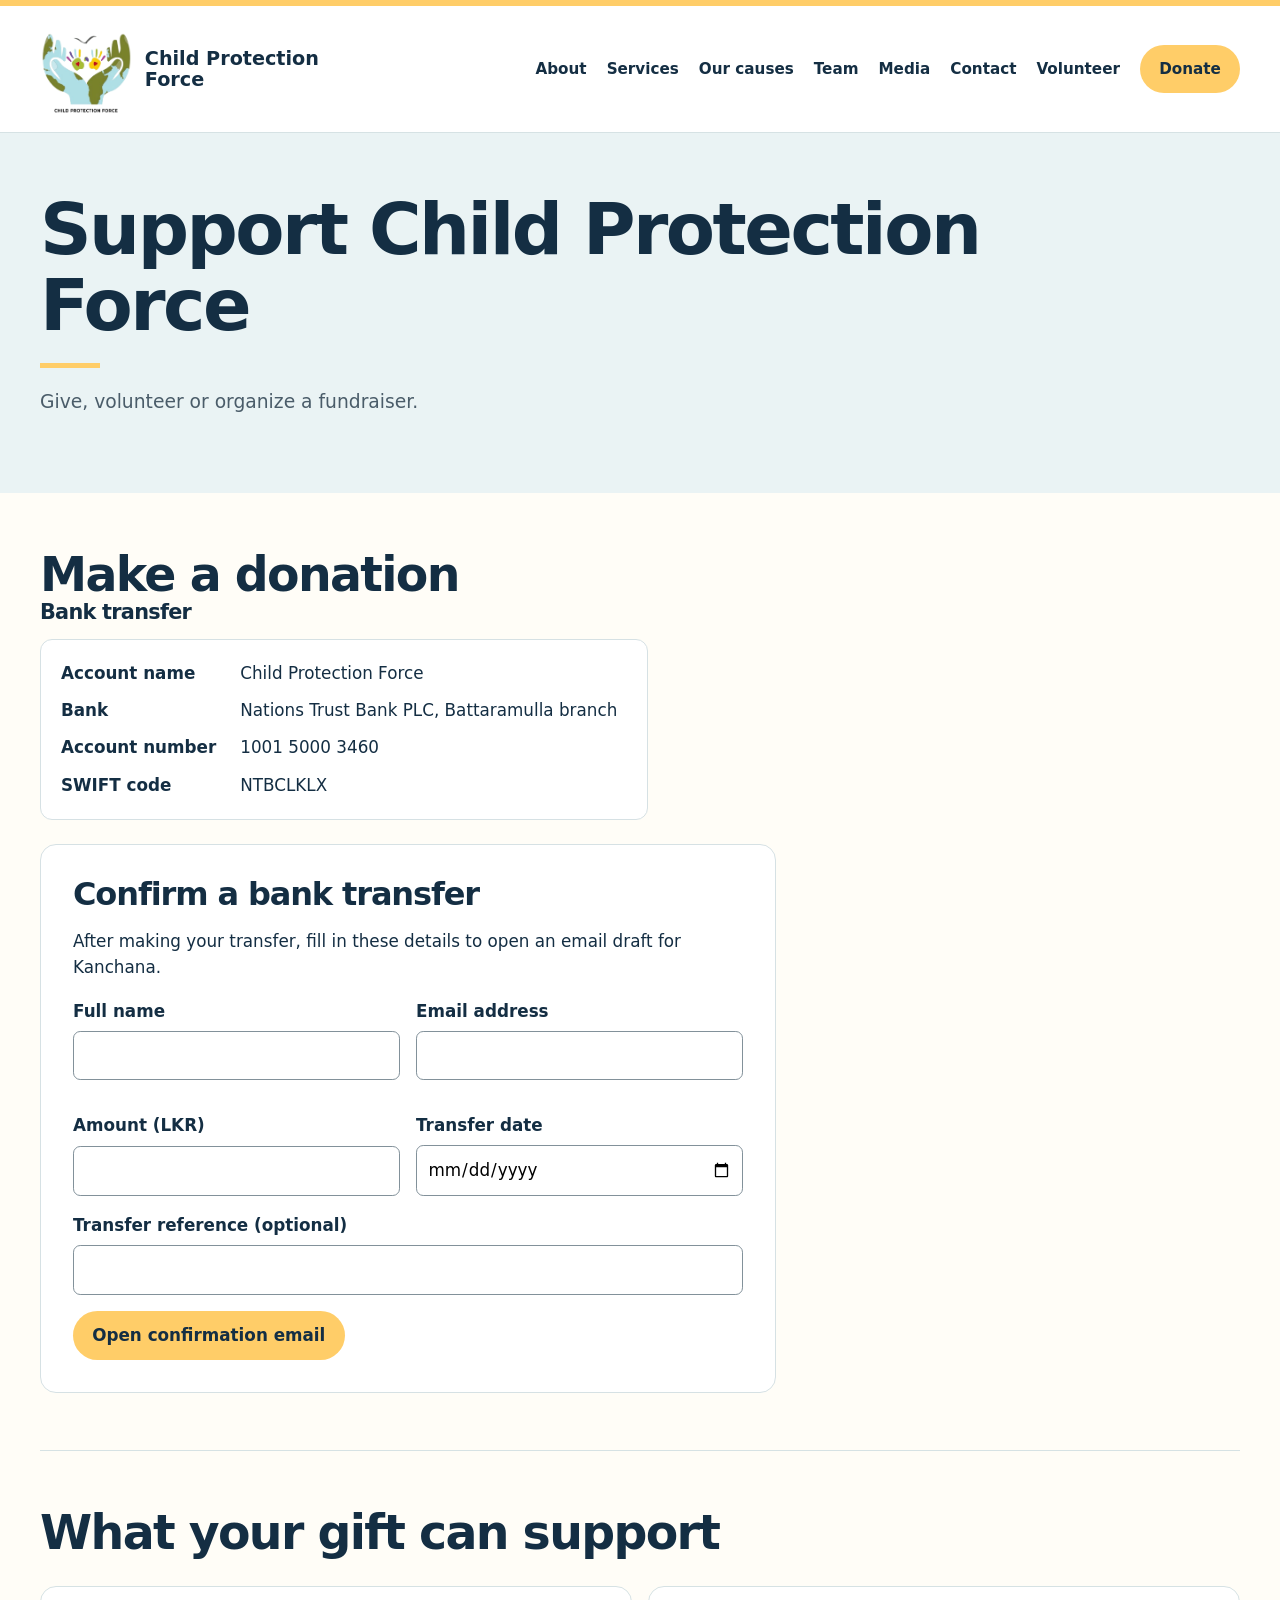
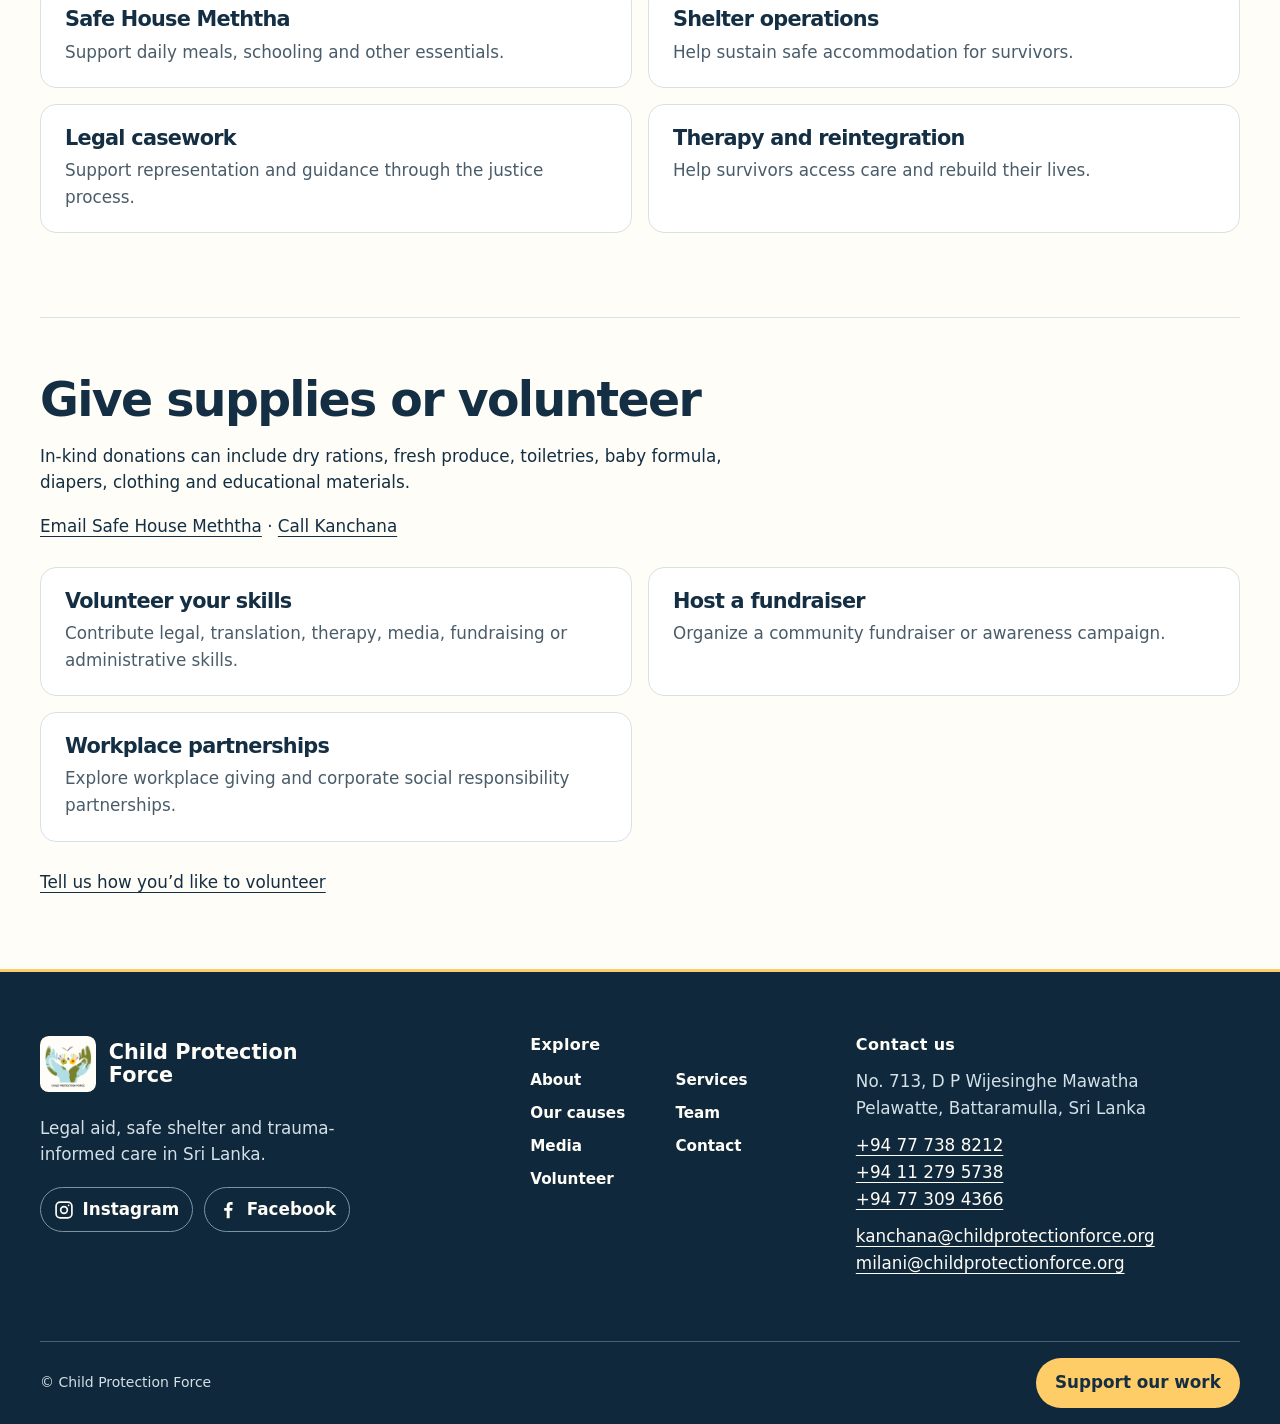
<file: donate.html>
<!doctype html><html lang="en"><meta charset="utf-8"><meta name="viewport" content="width=device-width,initial-scale=1"><title>Donate to Child Protection Force Sri Lanka</title><meta name="description" content="Support child protection in Sri Lanka. Find bank transfer details, confirm a donation, give supplies, or volunteer with Child Protection Force."><link rel="canonical" href="https://www.childprotectionforce.org/donate.html"><link rel="icon" type="image/png" sizes="48x48" href="/favicon.png"><link rel="stylesheet" href="style.css?v=10"><script src="/analytics.js" defer></script><body><a class="skip" href="#main">Skip to content</a><header><div class="wrap top"><a class="brand" href="index.html"><img src="logo.png" alt=""><span>Child Protection<br>Force</span></a><nav aria-label="Main navigation"><a class="" href="about.html">About</a><a class="" href="services.html">Services</a><a class="" href="causes.html">Our causes</a><a class="" href="team.html">Team</a><a class="" href="media.html">Media</a><a class="" href="contact.html">Contact</a><a class="" href="volunteer.html">Volunteer</a><a class="btn" href="donate.html">Donate</a></nav></div></header><main id="main"><section class="inner"><div class="wrap"><h1>Support Child Protection Force</h1><p>Give, volunteer or organize a fundraiser.</p></div></section><section class="wrap"><h2>Make a donation</h2><h3>Bank transfer</h3><dl class="donation-details"><dt>Account name</dt><dd>Child Protection Force</dd><dt>Bank</dt><dd>Nations Trust Bank PLC, Battaramulla branch</dd><dt>Account number</dt><dd>1001 5000 3460</dd><dt>SWIFT code</dt><dd>NTBCLKLX</dd></dl><div class="contact-message" id="confirm-donation"><h2>Confirm a bank transfer</h2><p>After making your transfer, fill in these details to open an email draft for Kanchana.</p><form id="donation-form" action="mailto:kanchana@childprotectionforce.org"><div class="contact-fields"><label>Full name<input name="Full name" autocomplete="name" required maxlength="100"></label><label>Email address<input name="Email address" type="email" autocomplete="email" required maxlength="254"></label><label>Amount (LKR)<input name="Amount (LKR)" type="number" min="0.01" step="0.01" required></label><label>Transfer date<input name="Transfer date" type="date" required></label></div><label>Transfer reference (optional)<input name="Transfer reference" maxlength="100"></label><button class="btn" type="submit">Open confirmation email</button></form></div><script src="donation.js" defer></script></section><section class="wrap"><h2>What your gift can support</h2><div class="grid"><article><h3>Safe House Meththa</h3><p>Support daily meals, schooling and other essentials.</p></article><article><h3>Shelter operations</h3><p>Help sustain safe accommodation for survivors.</p></article><article><h3>Legal casework</h3><p>Support representation and guidance through the justice process.</p></article><article><h3>Therapy and reintegration</h3><p>Help survivors access care and rebuild their lives.</p></article></div></section><section class="wrap"><h2>Give supplies or volunteer</h2><p>In-kind donations can include dry rations, fresh produce, toiletries, baby formula, diapers, clothing and educational materials.</p><p><a class="" href="mailto:meththa@childprotectionforce.org">Email Safe House Meththa</a> · <a class="" href="tel:+94773094366">Call Kanchana</a></p><div class="grid"><article><h3>Volunteer your skills</h3><p>Contribute legal, translation, therapy, media, fundraising or administrative skills.</p></article><article><h3>Host a fundraiser</h3><p>Organize a community fundraiser or awareness campaign.</p></article><article><h3>Workplace partnerships</h3><p>Explore workplace giving and corporate social responsibility partnerships.</p></article></div><p><a class="" href="volunteer.html">Tell us how you’d like to volunteer</a></p></section></main><footer class="site-footer" id="site-footer">
<div class="wrap footer-main">
  <div class="footer-brand">
    <a href="index.html" class="footer-wordmark"><img src="logo.png" alt="" width="56" height="56"><span>Child Protection<br>Force</span></a>
    <p>Legal aid, safe shelter and trauma-informed care in Sri Lanka.</p>
    <p class="social-links"><a class="social-instagram" href="https://www.instagram.com/childprotectionforce.sl/"><svg aria-hidden="true" viewBox="0 0 24 24" fill="none" stroke="currentColor" stroke-width="2"><rect x="2.5" y="2.5" width="19" height="19" rx="5"/><circle cx="12" cy="12" r="4"/><circle cx="17.5" cy="6.5" r="1" fill="currentColor" stroke="none"/></svg>Instagram</a> <a class="social-facebook" href="https://www.facebook.com/childprotectionforce/"><svg aria-hidden="true" viewBox="0 0 24 24"><path fill="currentColor" d="M14 22v-9h3l.45-3.5H14V7.3c0-1 .26-1.65 1.72-1.65h1.83V2.5a24 24 0 0 0-2.67-.14c-2.64 0-4.45 1.61-4.45 4.58V9.5H7.45V13h2.98v9z"/></svg>Facebook</a></p>
  </div>
  <div class="footer-explore">
    <h2>Explore</h2>
    <nav aria-label="Footer navigation"><a class="" href="about.html">About</a><a class="" href="services.html">Services</a><a class="" href="causes.html">Our causes</a><a class="" href="team.html">Team</a><a class="" href="media.html">Media</a><a class="" href="contact.html">Contact</a><a class="" href="volunteer.html">Volunteer</a></nav>
  </div>
  <div class="footer-contact">
    <h2>Contact us</h2>
    <address>No. 713, D P Wijesinghe Mawatha<br>Pelawatte, Battaramulla, Sri Lanka</address><p><a class="" href="tel:+94777388212">+94 77 738 8212</a><br><a class="" href="tel:+94112795738">+94 11 279 5738</a><br><a class="" href="tel:+94773094366">+94 77 309 4366</a></p><p><a class="" href="mailto:kanchana@childprotectionforce.org">kanchana@childprotectionforce.org</a><br><a class="" href="mailto:milani@childprotectionforce.org">milani@childprotectionforce.org</a></p>
  </div>
</div>
<div class="wrap footer-bottom">
  <small>© Child Protection Force</small>
  <button type="button" id="analytics-preference" hidden>Analytics preferences</button>
  <a class="btn" href="donate.html">Support our work</a>
</div>
</footer></body></html>
</file>
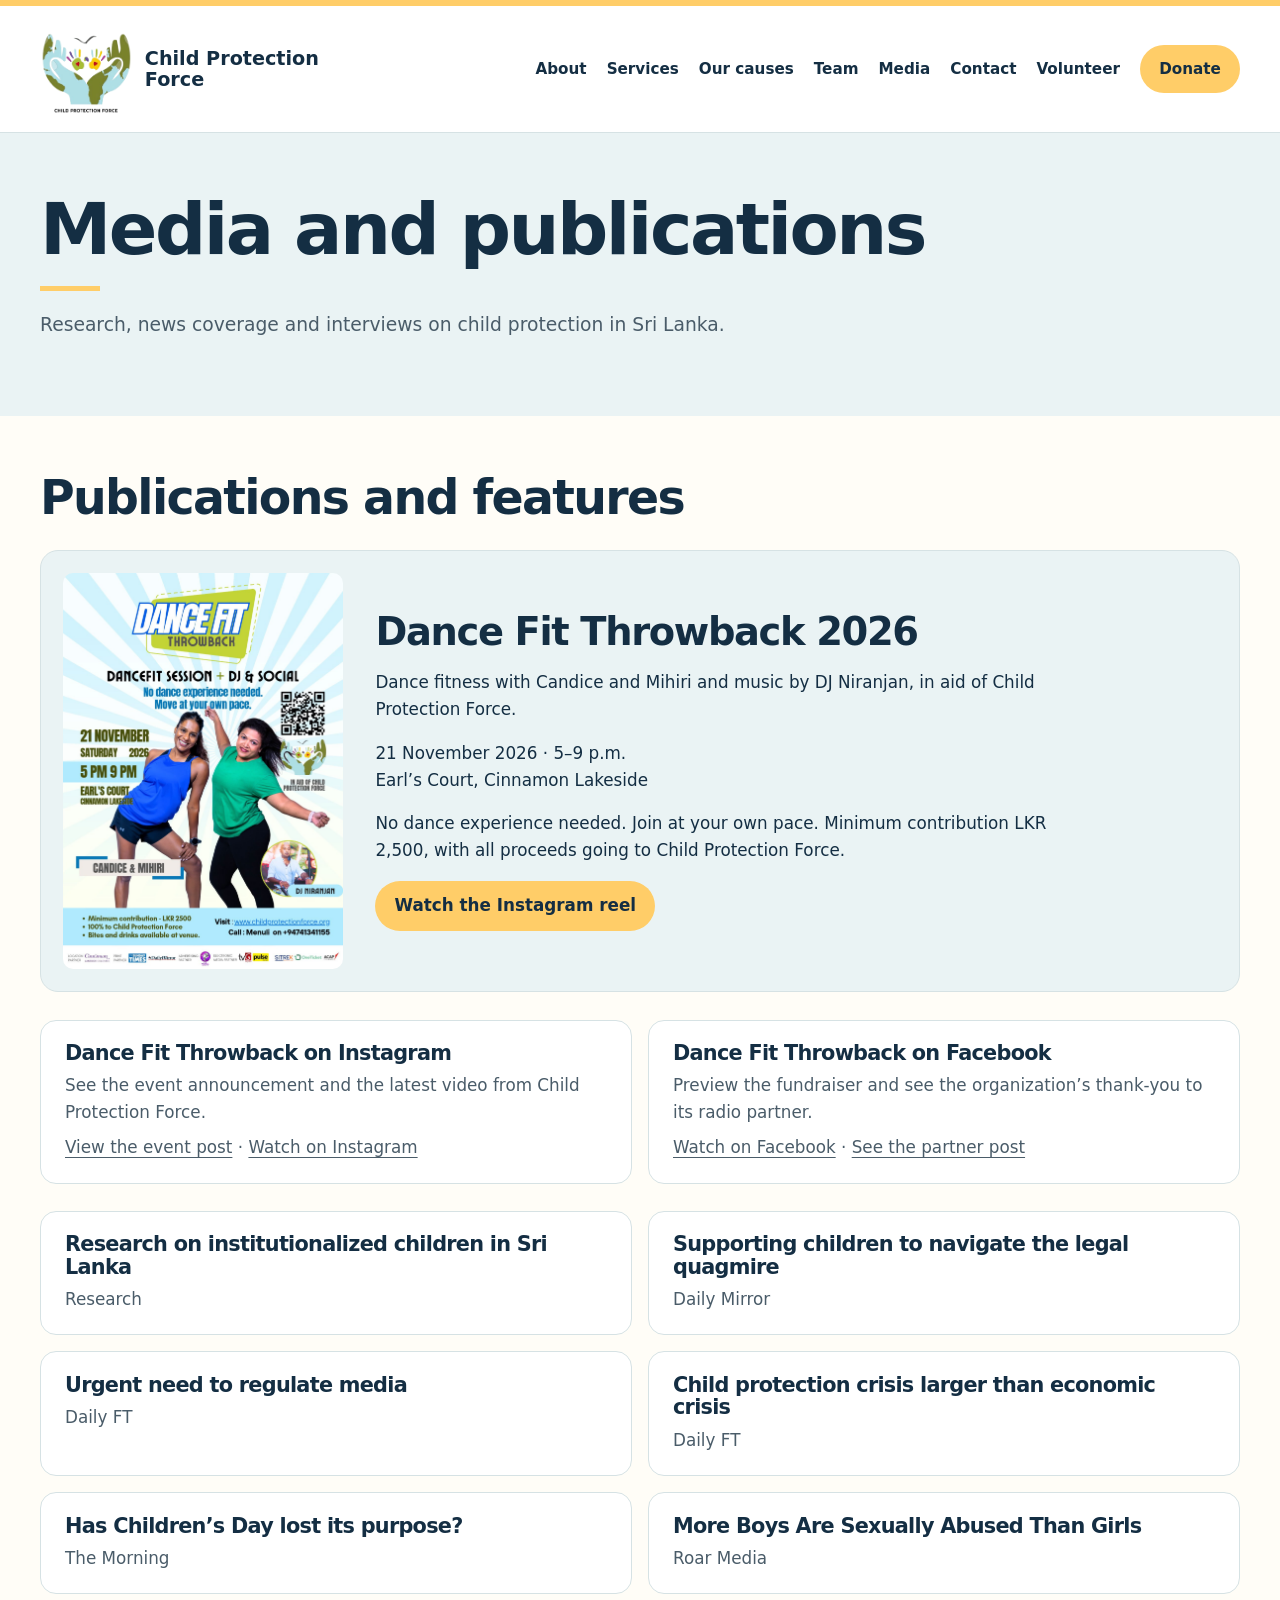
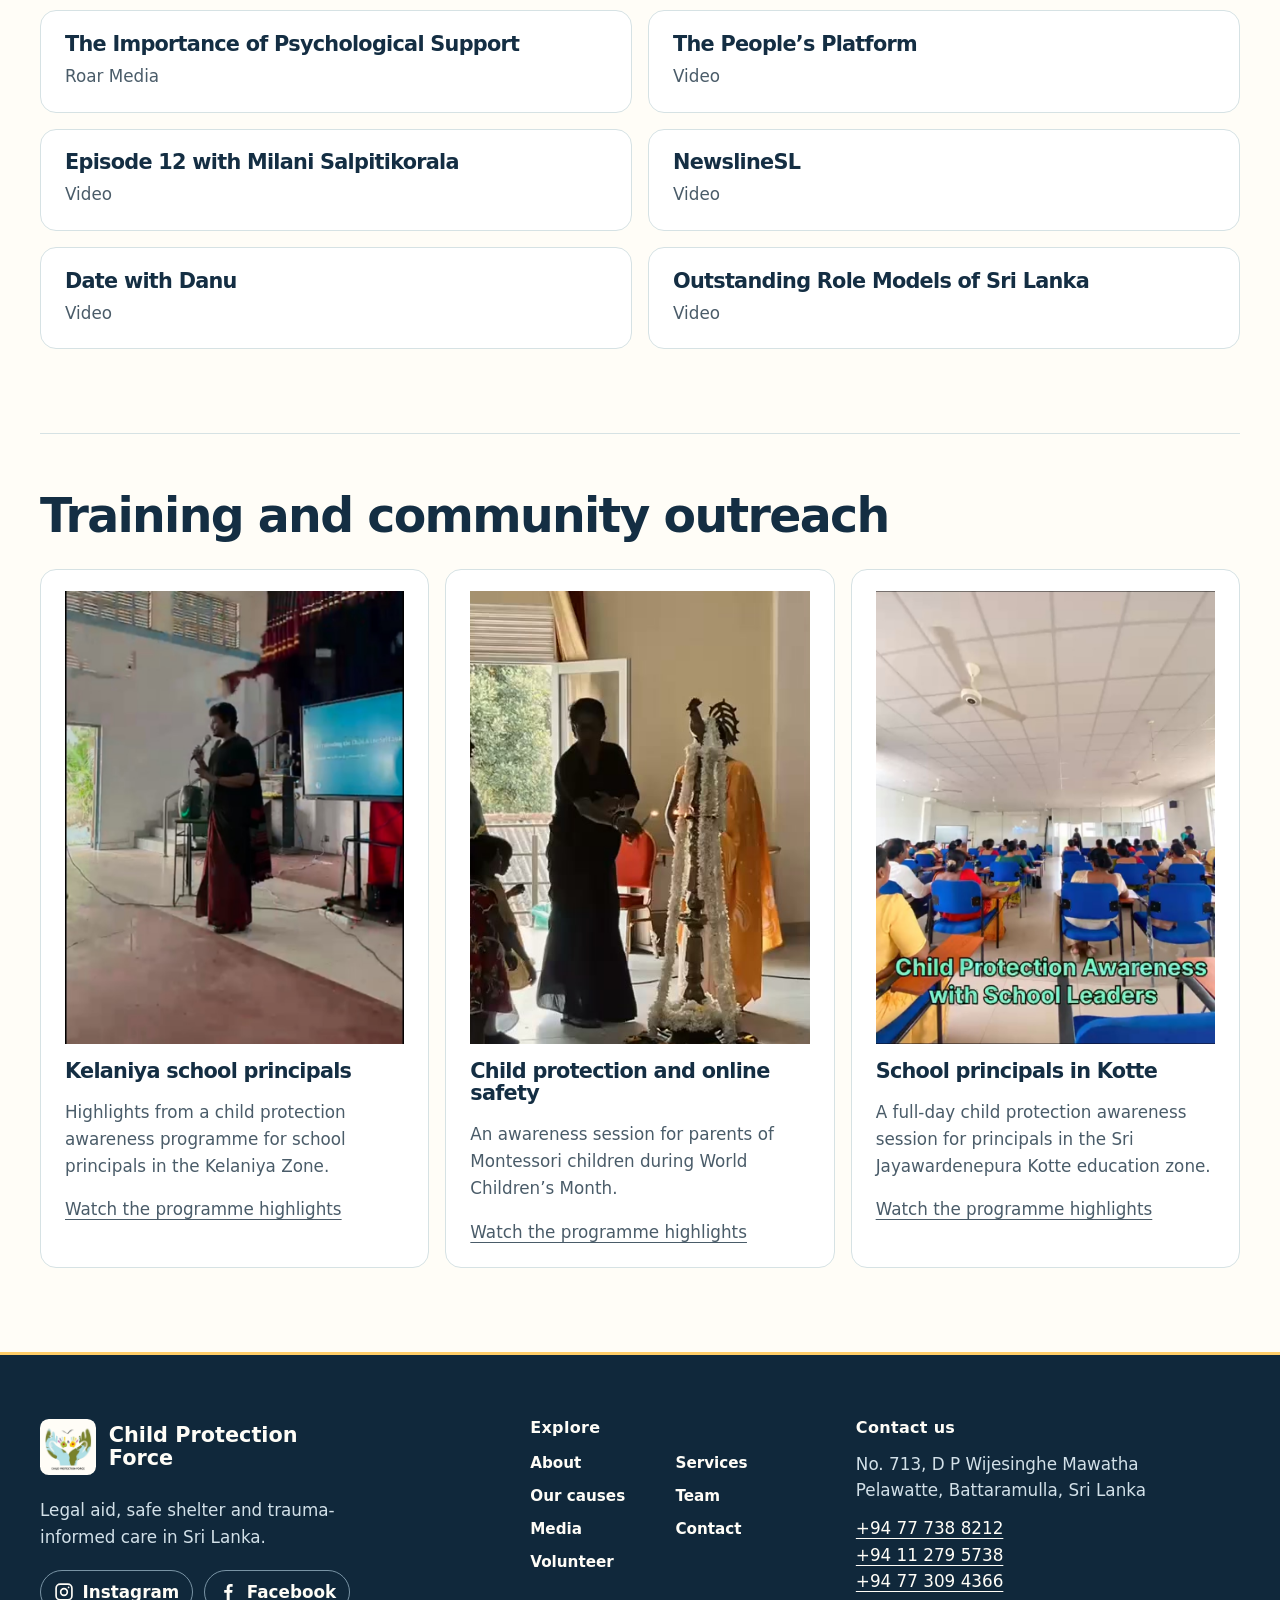
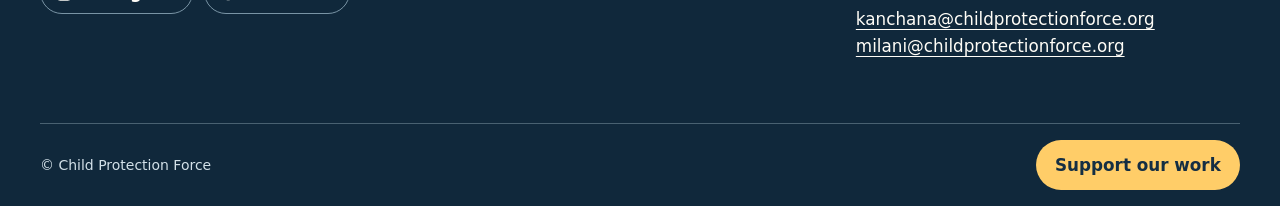
<file: media.html>
<!doctype html><html lang="en"><meta charset="utf-8"><meta name="viewport" content="width=device-width,initial-scale=1"><title>Media and Publications | Child Protection Force Sri Lanka</title><meta name="description" content="Explore news, publications, campaign updates, and child protection training and outreach from Child Protection Force."><link rel="canonical" href="https://www.childprotectionforce.org/media.html"><link rel="icon" type="image/png" sizes="48x48" href="/favicon.png"><link rel="stylesheet" href="style.css?v=10"><script src="/analytics.js" defer></script><body><a class="skip" href="#main">Skip to content</a><header><div class="wrap top"><a class="brand" href="index.html"><img src="logo.png" alt=""><span>Child Protection<br>Force</span></a><nav aria-label="Main navigation"><a class="" href="about.html">About</a><a class="" href="services.html">Services</a><a class="" href="causes.html">Our causes</a><a class="" href="team.html">Team</a><a class="" href="media.html">Media</a><a class="" href="contact.html">Contact</a><a class="" href="volunteer.html">Volunteer</a><a class="btn" href="donate.html">Donate</a></nav></div></header><main id="main"><section class="inner"><div class="wrap"><h1>Media and publications</h1><p>Research, news coverage and interviews on child protection in Sri Lanka.</p></div></section><section class="wrap"><h2>Publications and features</h2><div class="split campaign"><img src="dance-fit.jpg" alt="Dance Fit Throwback 2026 event poster"><div><h3>Dance Fit Throwback 2026</h3><p>Dance fitness with Candice and Mihiri and music by DJ Niranjan, in aid of Child Protection Force.</p><p>21 November 2026 · 5–9 p.m.<br>Earl’s Court, Cinnamon Lakeside</p><p>No dance experience needed. Join at your own pace. Minimum contribution LKR 2,500, with all proceeds going to Child Protection Force.</p><a class="btn" href="https://www.instagram.com/reel/Df4IBm3N2e2/">Watch the Instagram reel</a></div></div><div class="grid social-updates"><article><h3>Dance Fit Throwback on Instagram</h3><p>See the event announcement and the latest video from Child Protection Force.</p><p><a class="" href="https://www.instagram.com/childprotectionforce.sl/p/DfPPYa2ChC4/">View the event post</a> · <a class="" href="https://www.instagram.com/childprotectionforce.sl/reel/Df6ZkkwuRyt/">Watch on Instagram</a></p></article><article><h3>Dance Fit Throwback on Facebook</h3><p>Preview the fundraiser and see the organization’s thank-you to its radio partner.</p><p><a class="" href="https://www.facebook.com/reel/2627436527731402/">Watch on Facebook</a> · <a class="" href="https://www.facebook.com/childprotectionforce/posts/pfbid02Yz9ixVXJXkrsokNAjhi9YRcGctmT43MQ8tJg6w4APYhj5r4PcxYiLKWvQDM7miKol">See the partner post</a></p></article></div><div class="grid"><article><h3>Research on institutionalized children in Sri Lanka</h3><p>Research</p></article><article><h3>Supporting children to navigate the legal quagmire</h3><p>Daily Mirror</p></article><article><h3>Urgent need to regulate media</h3><p>Daily FT</p></article><article><h3>Child protection crisis larger than economic crisis</h3><p>Daily FT</p></article><article><h3>Has Children’s Day lost its purpose?</h3><p>The Morning</p></article><article><h3>More Boys Are Sexually Abused Than Girls</h3><p>Roar Media</p></article><article><h3>The Importance of Psychological Support</h3><p>Roar Media</p></article><article><h3>The People’s Platform</h3><p>Video</p></article><article><h3>Episode 12 with Milani Salpitikorala</h3><p>Video</p></article><article><h3>NewslineSL</h3><p>Video</p></article><article><h3>Date with Danu</h3><p>Video</p></article><article><h3>Outstanding Role Models of Sri Lanka</h3><p>Video</p></article></div></section><section class="wrap" id="outreach"><h2>Training and community outreach</h2><div class="grid outreach"><article><div class="outreach-photo"><img loading="lazy" src="outreach-kelaniya.jpg" alt=""></div><h3>Kelaniya school principals</h3><p>Highlights from a child protection awareness programme for school principals in the Kelaniya Zone.</p><p><a class="" href="https://www.instagram.com/childprotectionforce.sl/reel/DfUY958tVQG/">Watch the programme highlights</a></p></article><article><div class="outreach-photo"><img loading="lazy" src="outreach-online-safety.jpg" alt=""></div><h3>Child protection and online safety</h3><p>An awareness session for parents of Montessori children during World Children’s Month.</p><p><a class="" href="https://www.instagram.com/childprotectionforce.sl/reel/DejQbzHjuVe/">Watch the programme highlights</a></p></article><article><div class="outreach-photo"><img loading="lazy" src="outreach-kotte.jpg" alt=""></div><h3>School principals in Kotte</h3><p>A full-day child protection awareness session for principals in the Sri Jayawardenepura Kotte education zone.</p><p><a class="" href="https://www.instagram.com/childprotectionforce.sl/reel/DdobMnjCXFy/">Watch the programme highlights</a></p></article></div></section></main><footer class="site-footer" id="site-footer">
<div class="wrap footer-main">
  <div class="footer-brand">
    <a href="index.html" class="footer-wordmark"><img src="logo.png" alt="" width="56" height="56"><span>Child Protection<br>Force</span></a>
    <p>Legal aid, safe shelter and trauma-informed care in Sri Lanka.</p>
    <p class="social-links"><a class="social-instagram" href="https://www.instagram.com/childprotectionforce.sl/"><svg aria-hidden="true" viewBox="0 0 24 24" fill="none" stroke="currentColor" stroke-width="2"><rect x="2.5" y="2.5" width="19" height="19" rx="5"/><circle cx="12" cy="12" r="4"/><circle cx="17.5" cy="6.5" r="1" fill="currentColor" stroke="none"/></svg>Instagram</a> <a class="social-facebook" href="https://www.facebook.com/childprotectionforce/"><svg aria-hidden="true" viewBox="0 0 24 24"><path fill="currentColor" d="M14 22v-9h3l.45-3.5H14V7.3c0-1 .26-1.65 1.72-1.65h1.83V2.5a24 24 0 0 0-2.67-.14c-2.64 0-4.45 1.61-4.45 4.58V9.5H7.45V13h2.98v9z"/></svg>Facebook</a></p>
  </div>
  <div class="footer-explore">
    <h2>Explore</h2>
    <nav aria-label="Footer navigation"><a class="" href="about.html">About</a><a class="" href="services.html">Services</a><a class="" href="causes.html">Our causes</a><a class="" href="team.html">Team</a><a class="" href="media.html">Media</a><a class="" href="contact.html">Contact</a><a class="" href="volunteer.html">Volunteer</a></nav>
  </div>
  <div class="footer-contact">
    <h2>Contact us</h2>
    <address>No. 713, D P Wijesinghe Mawatha<br>Pelawatte, Battaramulla, Sri Lanka</address><p><a class="" href="tel:+94777388212">+94 77 738 8212</a><br><a class="" href="tel:+94112795738">+94 11 279 5738</a><br><a class="" href="tel:+94773094366">+94 77 309 4366</a></p><p><a class="" href="mailto:kanchana@childprotectionforce.org">kanchana@childprotectionforce.org</a><br><a class="" href="mailto:milani@childprotectionforce.org">milani@childprotectionforce.org</a></p>
  </div>
</div>
<div class="wrap footer-bottom">
  <small>© Child Protection Force</small>
  <button type="button" id="analytics-preference" hidden>Analytics preferences</button>
  <a class="btn" href="donate.html">Support our work</a>
</div>
</footer></body></html>
</file>
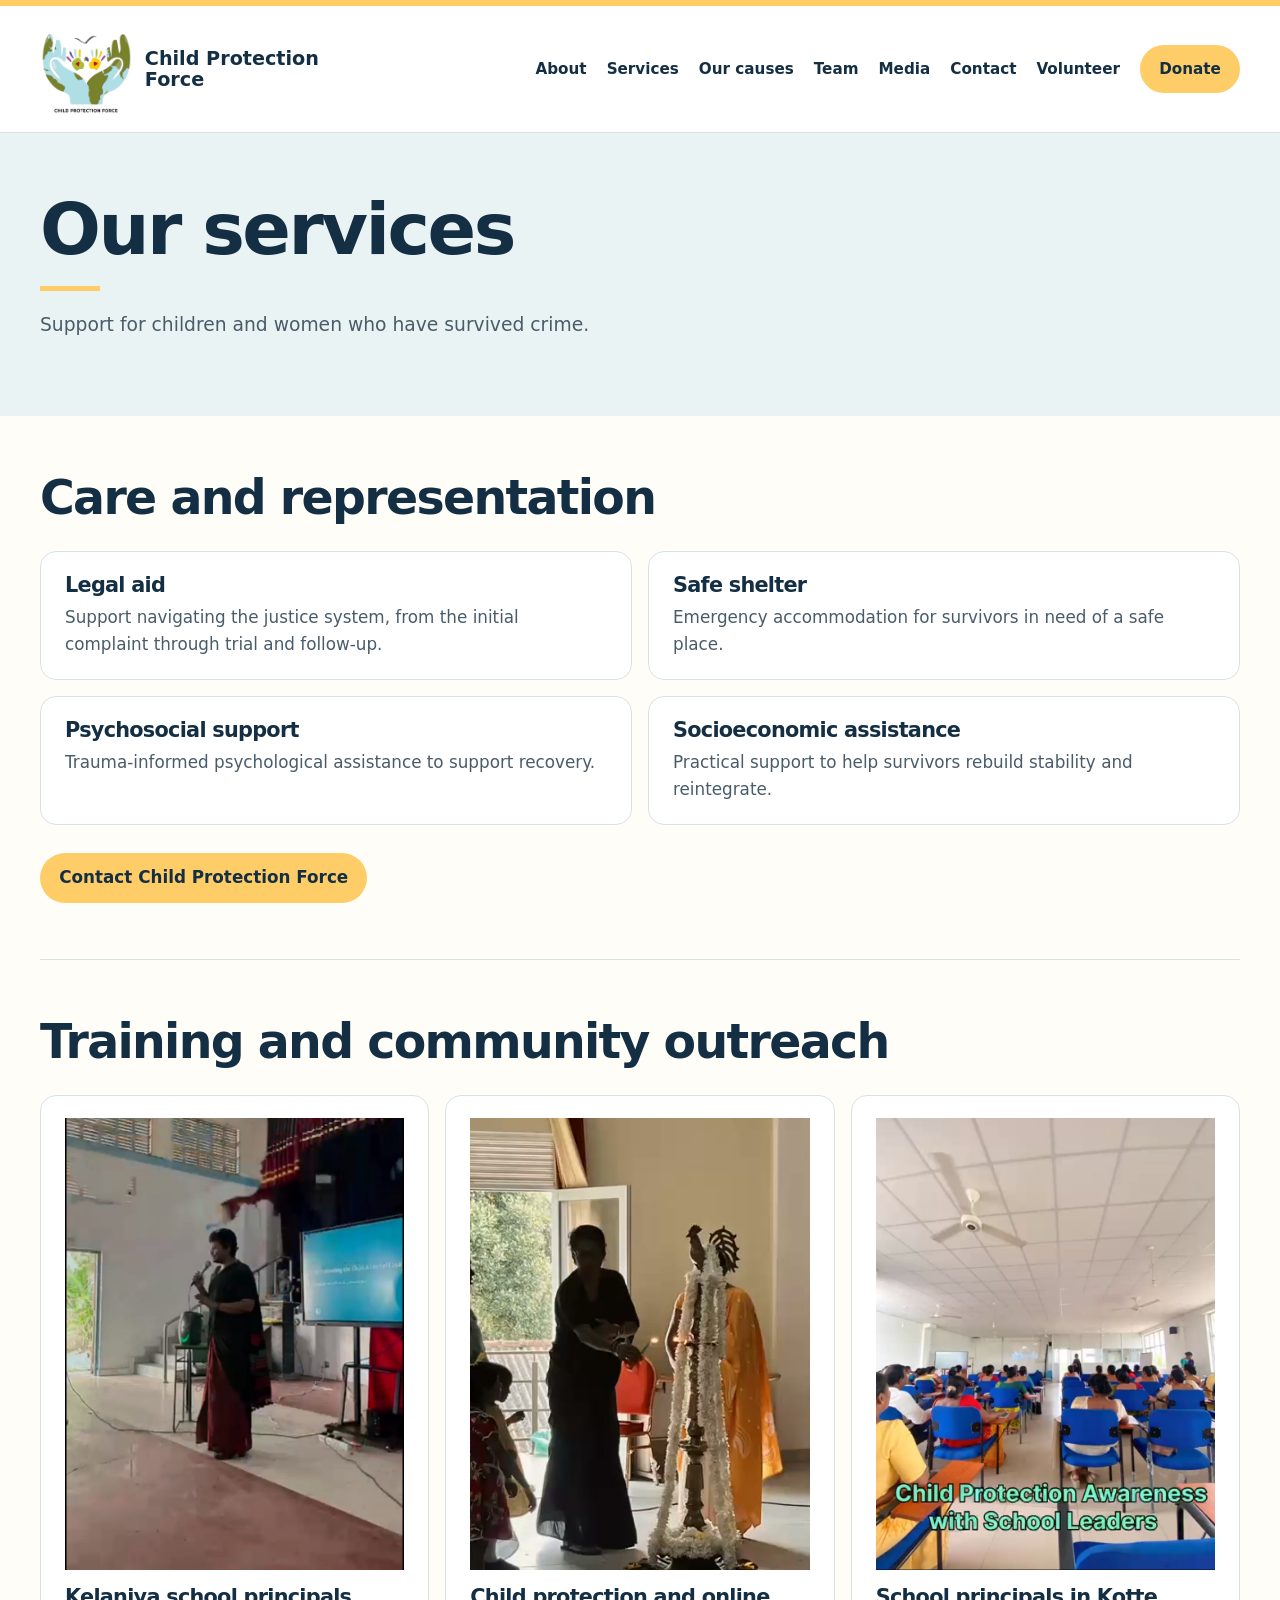
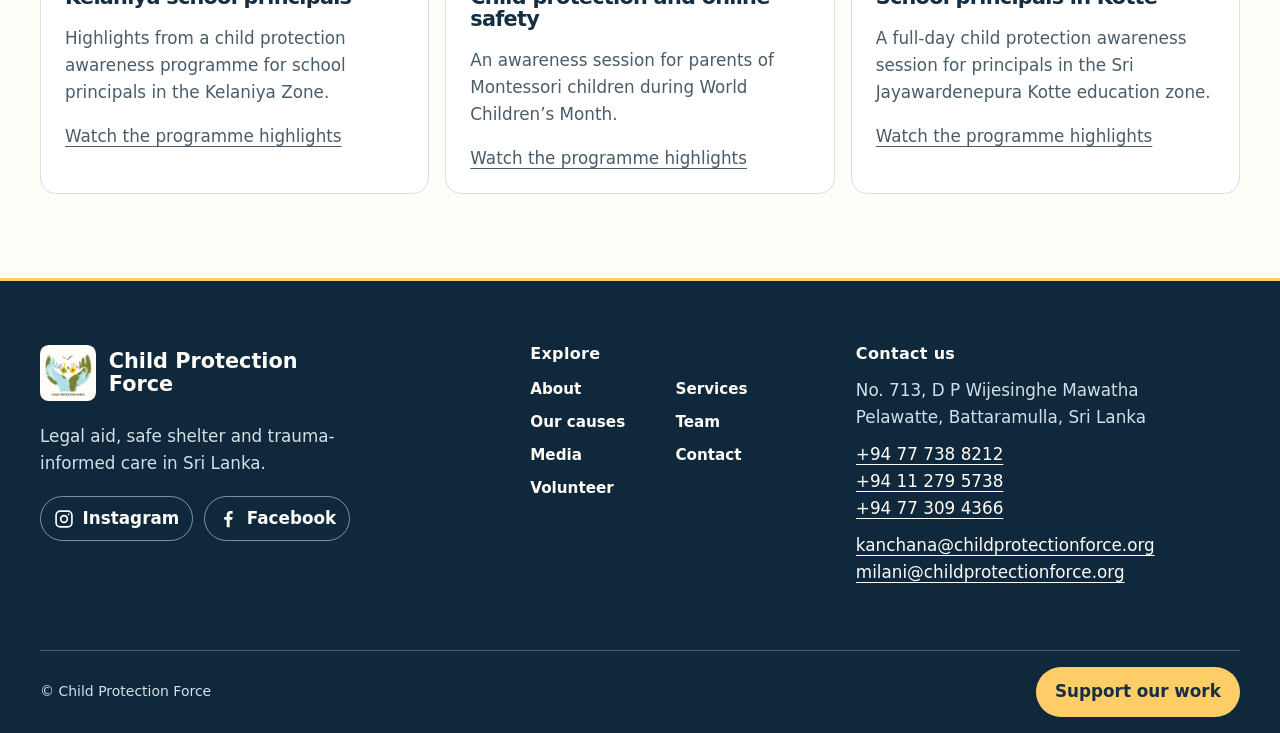
<file: services.html>
<!doctype html><html lang="en"><meta charset="utf-8"><meta name="viewport" content="width=device-width,initial-scale=1"><title>Child Protection Services in Sri Lanka | Child Protection Force</title><meta name="description" content="Explore legal aid, emergency shelter, psychosocial care, and practical reintegration support offered by Child Protection Force."><link rel="canonical" href="https://www.childprotectionforce.org/services.html"><link rel="icon" type="image/png" sizes="48x48" href="/favicon.png"><link rel="stylesheet" href="style.css?v=10"><script src="/analytics.js" defer></script><body><a class="skip" href="#main">Skip to content</a><header><div class="wrap top"><a class="brand" href="index.html"><img src="logo.png" alt=""><span>Child Protection<br>Force</span></a><nav aria-label="Main navigation"><a class="" href="about.html">About</a><a class="" href="services.html">Services</a><a class="" href="causes.html">Our causes</a><a class="" href="team.html">Team</a><a class="" href="media.html">Media</a><a class="" href="contact.html">Contact</a><a class="" href="volunteer.html">Volunteer</a><a class="btn" href="donate.html">Donate</a></nav></div></header><main id="main"><section class="inner"><div class="wrap"><h1>Our services</h1><p>Support for children and women who have survived crime.</p></div></section><section class="wrap"><h2>Care and representation</h2><div class="grid"><article><h3>Legal aid</h3><p>Support navigating the justice system, from the initial complaint through trial and follow-up.</p></article><article><h3>Safe shelter</h3><p>Emergency accommodation for survivors in need of a safe place.</p></article><article><h3>Psychosocial support</h3><p>Trauma-informed psychological assistance to support recovery.</p></article><article><h3>Socioeconomic assistance</h3><p>Practical support to help survivors rebuild stability and reintegrate.</p></article></div><a class="btn" href="contact.html">Contact Child Protection Force</a></section><section class="wrap" id="outreach"><h2>Training and community outreach</h2><div class="grid outreach"><article><div class="outreach-photo"><img loading="lazy" src="outreach-kelaniya.jpg" alt=""></div><h3>Kelaniya school principals</h3><p>Highlights from a child protection awareness programme for school principals in the Kelaniya Zone.</p><p><a class="" href="https://www.instagram.com/childprotectionforce.sl/reel/DfUY958tVQG/">Watch the programme highlights</a></p></article><article><div class="outreach-photo"><img loading="lazy" src="outreach-online-safety.jpg" alt=""></div><h3>Child protection and online safety</h3><p>An awareness session for parents of Montessori children during World Children’s Month.</p><p><a class="" href="https://www.instagram.com/childprotectionforce.sl/reel/DejQbzHjuVe/">Watch the programme highlights</a></p></article><article><div class="outreach-photo"><img loading="lazy" src="outreach-kotte.jpg" alt=""></div><h3>School principals in Kotte</h3><p>A full-day child protection awareness session for principals in the Sri Jayawardenepura Kotte education zone.</p><p><a class="" href="https://www.instagram.com/childprotectionforce.sl/reel/DdobMnjCXFy/">Watch the programme highlights</a></p></article></div></section></main><footer class="site-footer" id="site-footer">
<div class="wrap footer-main">
  <div class="footer-brand">
    <a href="index.html" class="footer-wordmark"><img src="logo.png" alt="" width="56" height="56"><span>Child Protection<br>Force</span></a>
    <p>Legal aid, safe shelter and trauma-informed care in Sri Lanka.</p>
    <p class="social-links"><a class="social-instagram" href="https://www.instagram.com/childprotectionforce.sl/"><svg aria-hidden="true" viewBox="0 0 24 24" fill="none" stroke="currentColor" stroke-width="2"><rect x="2.5" y="2.5" width="19" height="19" rx="5"/><circle cx="12" cy="12" r="4"/><circle cx="17.5" cy="6.5" r="1" fill="currentColor" stroke="none"/></svg>Instagram</a> <a class="social-facebook" href="https://www.facebook.com/childprotectionforce/"><svg aria-hidden="true" viewBox="0 0 24 24"><path fill="currentColor" d="M14 22v-9h3l.45-3.5H14V7.3c0-1 .26-1.65 1.72-1.65h1.83V2.5a24 24 0 0 0-2.67-.14c-2.64 0-4.45 1.61-4.45 4.58V9.5H7.45V13h2.98v9z"/></svg>Facebook</a></p>
  </div>
  <div class="footer-explore">
    <h2>Explore</h2>
    <nav aria-label="Footer navigation"><a class="" href="about.html">About</a><a class="" href="services.html">Services</a><a class="" href="causes.html">Our causes</a><a class="" href="team.html">Team</a><a class="" href="media.html">Media</a><a class="" href="contact.html">Contact</a><a class="" href="volunteer.html">Volunteer</a></nav>
  </div>
  <div class="footer-contact">
    <h2>Contact us</h2>
    <address>No. 713, D P Wijesinghe Mawatha<br>Pelawatte, Battaramulla, Sri Lanka</address><p><a class="" href="tel:+94777388212">+94 77 738 8212</a><br><a class="" href="tel:+94112795738">+94 11 279 5738</a><br><a class="" href="tel:+94773094366">+94 77 309 4366</a></p><p><a class="" href="mailto:kanchana@childprotectionforce.org">kanchana@childprotectionforce.org</a><br><a class="" href="mailto:milani@childprotectionforce.org">milani@childprotectionforce.org</a></p>
  </div>
</div>
<div class="wrap footer-bottom">
  <small>© Child Protection Force</small>
  <button type="button" id="analytics-preference" hidden>Analytics preferences</button>
  <a class="btn" href="donate.html">Support our work</a>
</div>
</footer></body></html>
</file>
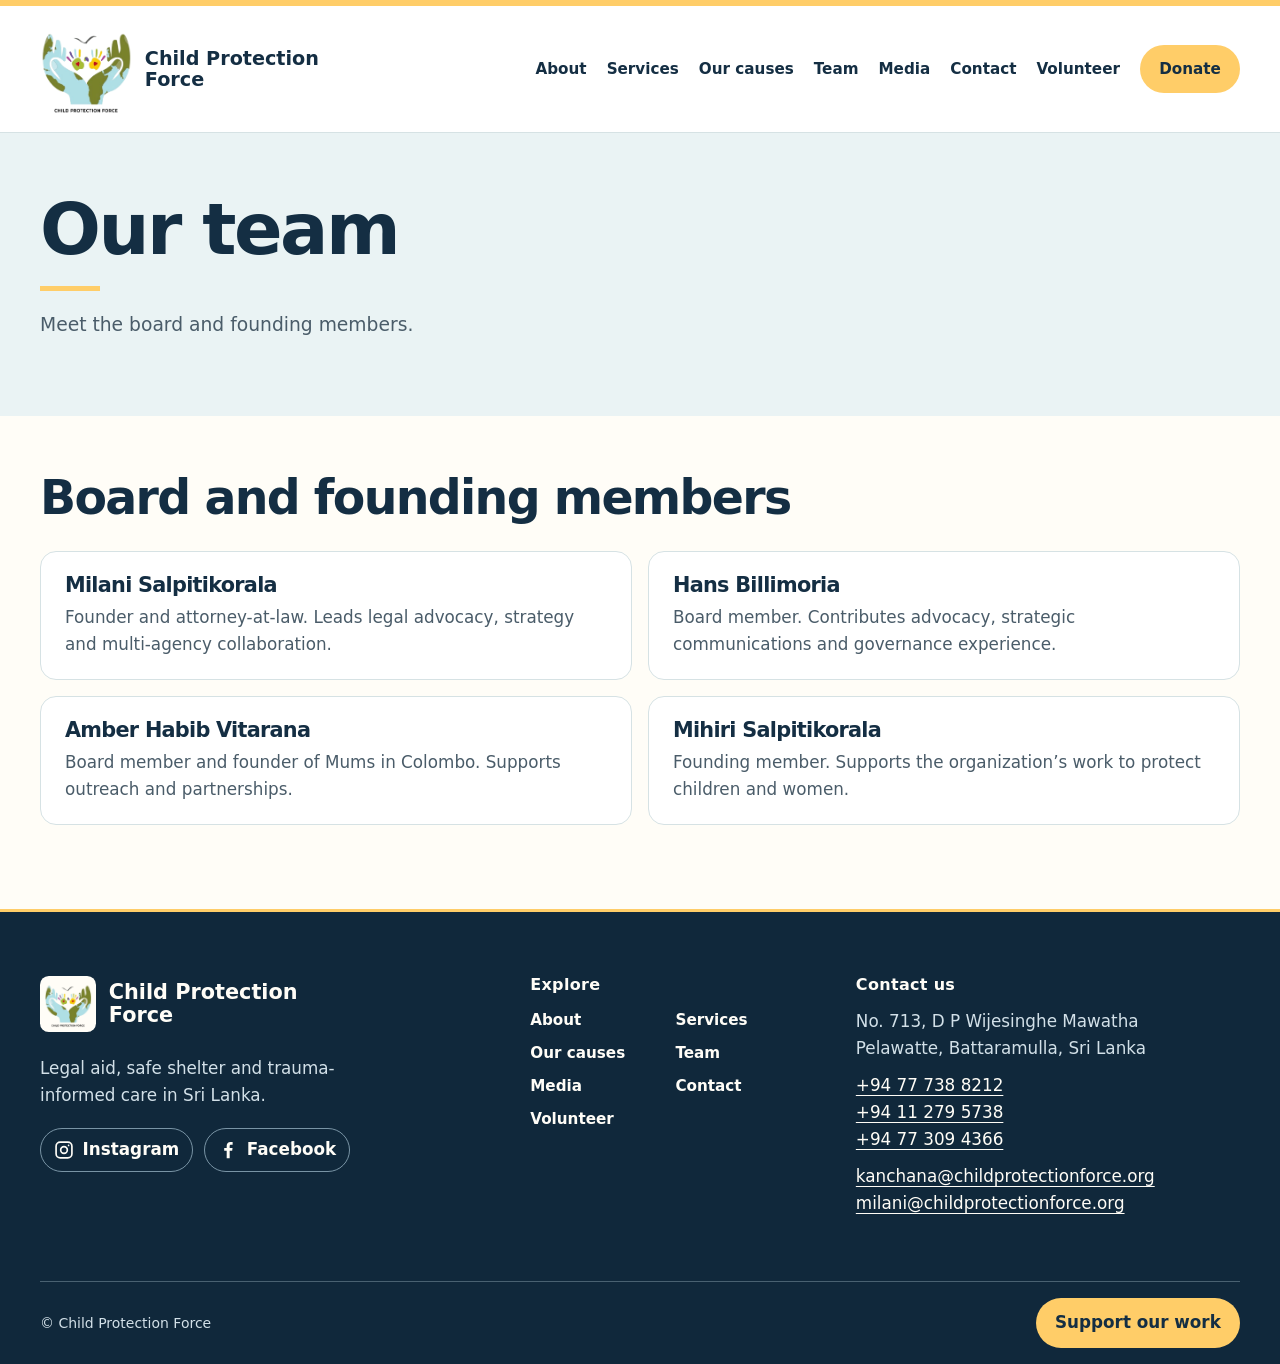
<file: team.html>
<!doctype html><html lang="en"><meta charset="utf-8"><meta name="viewport" content="width=device-width,initial-scale=1"><title>Our Team | Child Protection Force Sri Lanka</title><meta name="description" content="Meet the board and founding members of Child Protection Force and learn about the team behind its work in Sri Lanka."><link rel="canonical" href="https://www.childprotectionforce.org/team.html"><link rel="icon" type="image/png" sizes="48x48" href="/favicon.png"><link rel="stylesheet" href="style.css?v=10"><script src="/analytics.js" defer></script><body><a class="skip" href="#main">Skip to content</a><header><div class="wrap top"><a class="brand" href="index.html"><img src="logo.png" alt=""><span>Child Protection<br>Force</span></a><nav aria-label="Main navigation"><a class="" href="about.html">About</a><a class="" href="services.html">Services</a><a class="" href="causes.html">Our causes</a><a class="" href="team.html">Team</a><a class="" href="media.html">Media</a><a class="" href="contact.html">Contact</a><a class="" href="volunteer.html">Volunteer</a><a class="btn" href="donate.html">Donate</a></nav></div></header><main id="main"><section class="inner"><div class="wrap"><h1>Our team</h1><p>Meet the board and founding members.</p></div></section><section class="wrap"><h2>Board and founding members</h2><div class="grid"><article><h3>Milani Salpitikorala</h3><p>Founder and attorney-at-law. Leads legal advocacy, strategy and multi-agency collaboration.</p></article><article><h3>Hans Billimoria</h3><p>Board member. Contributes advocacy, strategic communications and governance experience.</p></article><article><h3>Amber Habib Vitarana</h3><p>Board member and founder of Mums in Colombo. Supports outreach and partnerships.</p></article><article><h3>Mihiri Salpitikorala</h3><p>Founding member. Supports the organization’s work to protect children and women.</p></article></div></section></main><footer class="site-footer" id="site-footer">
<div class="wrap footer-main">
  <div class="footer-brand">
    <a href="index.html" class="footer-wordmark"><img src="logo.png" alt="" width="56" height="56"><span>Child Protection<br>Force</span></a>
    <p>Legal aid, safe shelter and trauma-informed care in Sri Lanka.</p>
    <p class="social-links"><a class="social-instagram" href="https://www.instagram.com/childprotectionforce.sl/"><svg aria-hidden="true" viewBox="0 0 24 24" fill="none" stroke="currentColor" stroke-width="2"><rect x="2.5" y="2.5" width="19" height="19" rx="5"/><circle cx="12" cy="12" r="4"/><circle cx="17.5" cy="6.5" r="1" fill="currentColor" stroke="none"/></svg>Instagram</a> <a class="social-facebook" href="https://www.facebook.com/childprotectionforce/"><svg aria-hidden="true" viewBox="0 0 24 24"><path fill="currentColor" d="M14 22v-9h3l.45-3.5H14V7.3c0-1 .26-1.65 1.72-1.65h1.83V2.5a24 24 0 0 0-2.67-.14c-2.64 0-4.45 1.61-4.45 4.58V9.5H7.45V13h2.98v9z"/></svg>Facebook</a></p>
  </div>
  <div class="footer-explore">
    <h2>Explore</h2>
    <nav aria-label="Footer navigation"><a class="" href="about.html">About</a><a class="" href="services.html">Services</a><a class="" href="causes.html">Our causes</a><a class="" href="team.html">Team</a><a class="" href="media.html">Media</a><a class="" href="contact.html">Contact</a><a class="" href="volunteer.html">Volunteer</a></nav>
  </div>
  <div class="footer-contact">
    <h2>Contact us</h2>
    <address>No. 713, D P Wijesinghe Mawatha<br>Pelawatte, Battaramulla, Sri Lanka</address><p><a class="" href="tel:+94777388212">+94 77 738 8212</a><br><a class="" href="tel:+94112795738">+94 11 279 5738</a><br><a class="" href="tel:+94773094366">+94 77 309 4366</a></p><p><a class="" href="mailto:kanchana@childprotectionforce.org">kanchana@childprotectionforce.org</a><br><a class="" href="mailto:milani@childprotectionforce.org">milani@childprotectionforce.org</a></p>
  </div>
</div>
<div class="wrap footer-bottom">
  <small>© Child Protection Force</small>
  <button type="button" id="analytics-preference" hidden>Analytics preferences</button>
  <a class="btn" href="donate.html">Support our work</a>
</div>
</footer></body></html>
</file>
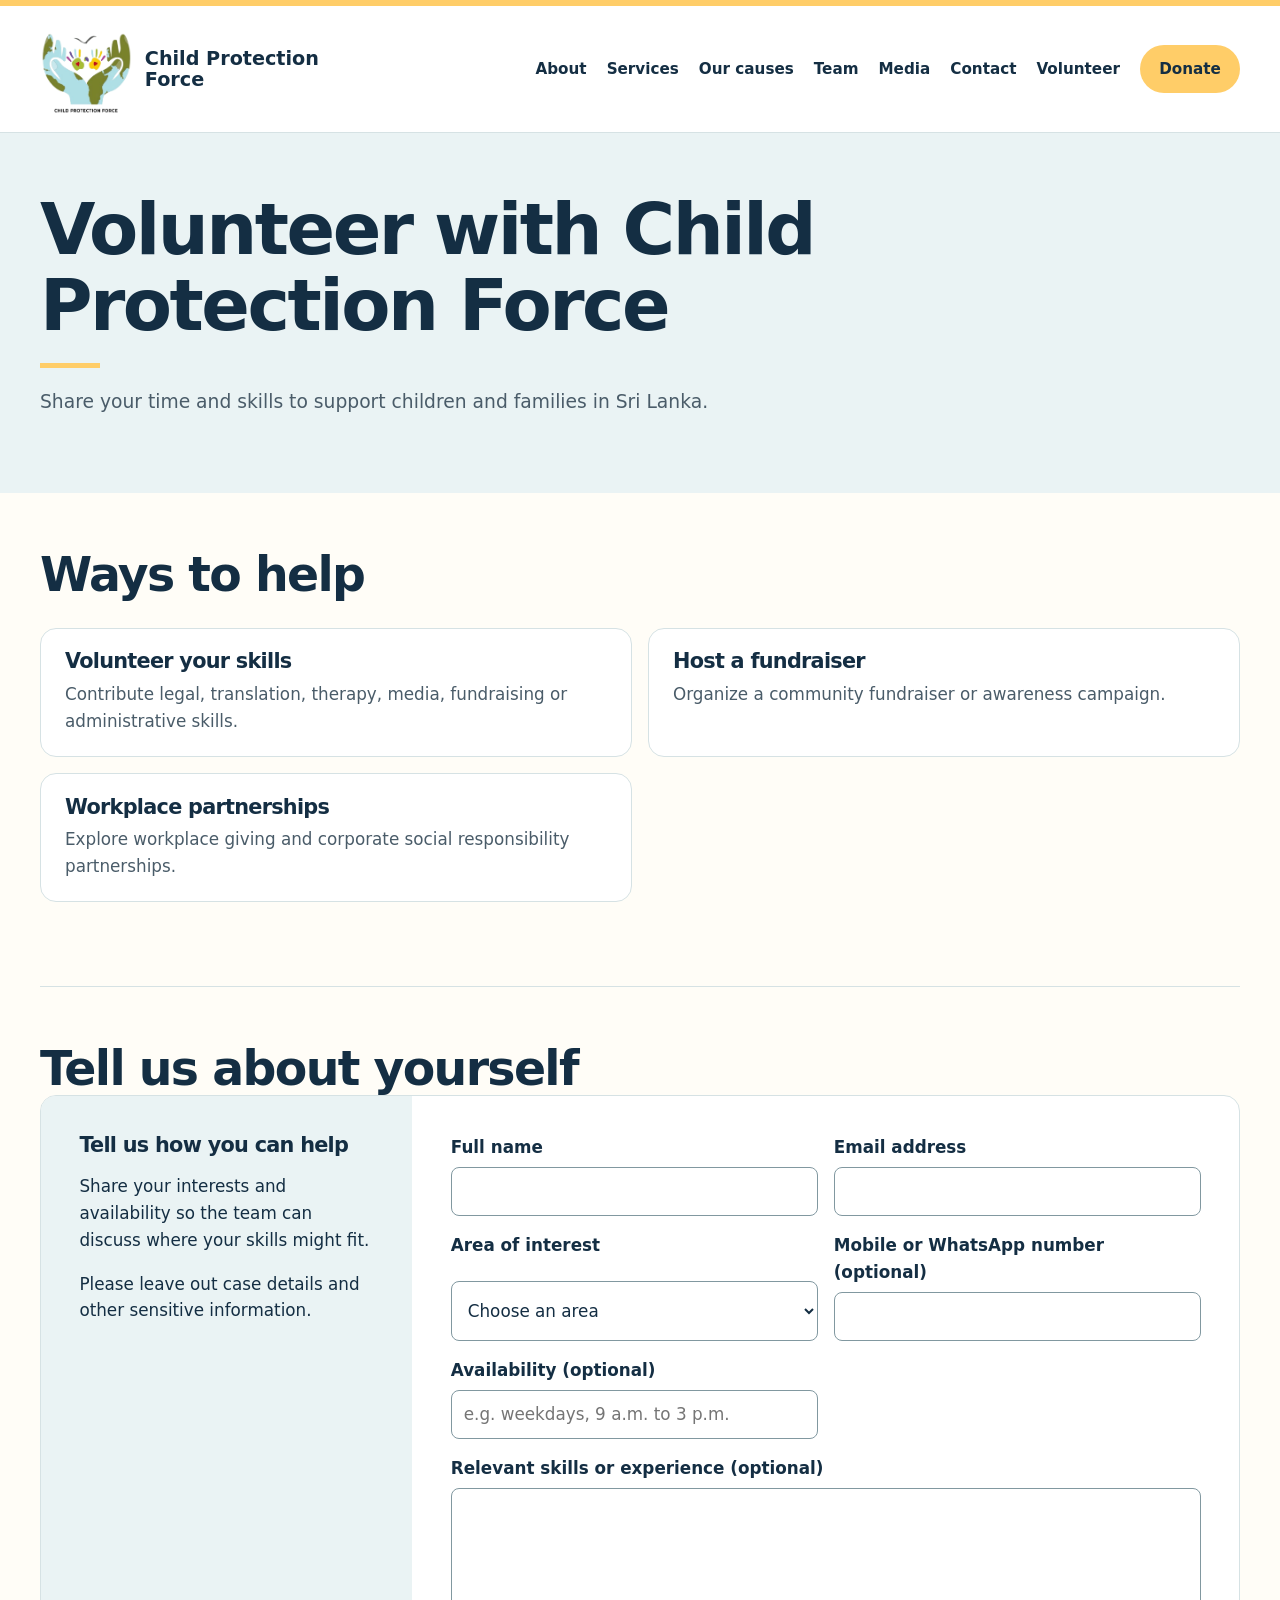
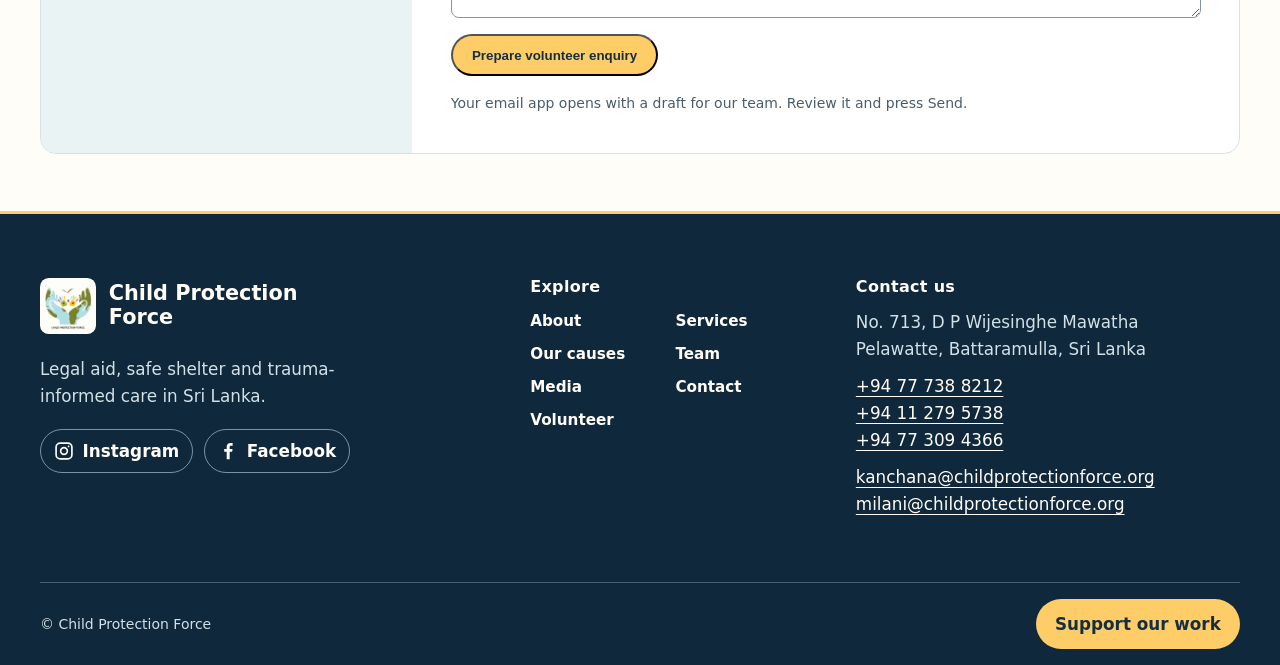
<file: volunteer.html>
<!doctype html><html lang="en"><meta charset="utf-8"><meta name="viewport" content="width=device-width,initial-scale=1"><title>Volunteer | Child Protection Force Sri Lanka</title><meta name="description" content="Find ways to volunteer with Child Protection Force and tell the team how you would like to help."><link rel="canonical" href="https://www.childprotectionforce.org/volunteer.html"><link rel="icon" type="image/png" sizes="48x48" href="/favicon.png"><link rel="stylesheet" href="style.css?v=10"><script src="/analytics.js" defer></script><body><a class="skip" href="#main">Skip to content</a><header><div class="wrap top"><a class="brand" href="index.html"><img src="logo.png" alt=""><span>Child Protection<br>Force</span></a><nav aria-label="Main navigation"><a class="" href="about.html">About</a><a class="" href="services.html">Services</a><a class="" href="causes.html">Our causes</a><a class="" href="team.html">Team</a><a class="" href="media.html">Media</a><a class="" href="contact.html">Contact</a><a class="" href="volunteer.html">Volunteer</a><a class="btn" href="donate.html">Donate</a></nav></div></header><main id="main"><section class="inner"><div class="wrap"><h1>Volunteer with Child Protection Force</h1><p>Share your time and skills to support children and families in Sri Lanka.</p></div></section><section class="wrap"><h2>Ways to help</h2><div class="grid"><article><h3>Volunteer your skills</h3><p>Contribute legal, translation, therapy, media, fundraising or administrative skills.</p></article><article><h3>Host a fundraiser</h3><p>Organize a community fundraiser or awareness campaign.</p></article><article><h3>Workplace partnerships</h3><p>Explore workplace giving and corporate social responsibility partnerships.</p></article></div></section><section class="wrap"><h2>Tell us about yourself</h2>
<div class="volunteer-application">
  <aside>
    <h3>Tell us how you can help</h3>
    <p>Share your interests and availability so the team can discuss where your skills might fit.</p>
    <p>Please leave out case details and other sensitive information.</p>
  </aside>
  <form id="contact-form" class="volunteer-form" action="mailto:kanchana@childprotectionforce.org"
        data-subject="Child Protection Force volunteer enquiry">
    <div class="volunteer-fields">
      <label>Full name <input name="name" autocomplete="name" required maxlength="120"></label>
      <label>Email address <input name="email" type="email" autocomplete="email" required maxlength="254"></label>
      <label>Area of interest
        <select name="interest" required>
          <option value="">Choose an area</option>
          <option>Legal and translation support</option>
          <option>Psychosocial support</option>
          <option>Media and communications</option>
          <option>Fundraising and events</option>
          <option>Administration</option>
          <option>Other or open to suggestions</option>
        </select>
      </label>
      <label>Mobile or WhatsApp number (optional)
        <input name="phone" type="tel" autocomplete="tel" maxlength="32">
      </label>
      <label>Availability (optional)
        <input name="availability" placeholder="e.g. weekdays, 9 a.m. to 3 p.m." maxlength="160">
      </label>
    </div>
    <label>Relevant skills or experience (optional)
      <textarea name="message" rows="4" maxlength="1500"></textarea>
    </label>
    <button class="btn" type="submit">Prepare volunteer enquiry</button>
    <small>Your email app opens with a draft for our team. Review it and press Send.</small>
  </form>
</div>
<script src="contact.js" defer></script>
</section></main><footer class="site-footer" id="site-footer">
<div class="wrap footer-main">
  <div class="footer-brand">
    <a href="index.html" class="footer-wordmark"><img src="logo.png" alt="" width="56" height="56"><span>Child Protection<br>Force</span></a>
    <p>Legal aid, safe shelter and trauma-informed care in Sri Lanka.</p>
    <p class="social-links"><a class="social-instagram" href="https://www.instagram.com/childprotectionforce.sl/"><svg aria-hidden="true" viewBox="0 0 24 24" fill="none" stroke="currentColor" stroke-width="2"><rect x="2.5" y="2.5" width="19" height="19" rx="5"/><circle cx="12" cy="12" r="4"/><circle cx="17.5" cy="6.5" r="1" fill="currentColor" stroke="none"/></svg>Instagram</a> <a class="social-facebook" href="https://www.facebook.com/childprotectionforce/"><svg aria-hidden="true" viewBox="0 0 24 24"><path fill="currentColor" d="M14 22v-9h3l.45-3.5H14V7.3c0-1 .26-1.65 1.72-1.65h1.83V2.5a24 24 0 0 0-2.67-.14c-2.64 0-4.45 1.61-4.45 4.58V9.5H7.45V13h2.98v9z"/></svg>Facebook</a></p>
  </div>
  <div class="footer-explore">
    <h2>Explore</h2>
    <nav aria-label="Footer navigation"><a class="" href="about.html">About</a><a class="" href="services.html">Services</a><a class="" href="causes.html">Our causes</a><a class="" href="team.html">Team</a><a class="" href="media.html">Media</a><a class="" href="contact.html">Contact</a><a class="" href="volunteer.html">Volunteer</a></nav>
  </div>
  <div class="footer-contact">
    <h2>Contact us</h2>
    <address>No. 713, D P Wijesinghe Mawatha<br>Pelawatte, Battaramulla, Sri Lanka</address><p><a class="" href="tel:+94777388212">+94 77 738 8212</a><br><a class="" href="tel:+94112795738">+94 11 279 5738</a><br><a class="" href="tel:+94773094366">+94 77 309 4366</a></p><p><a class="" href="mailto:kanchana@childprotectionforce.org">kanchana@childprotectionforce.org</a><br><a class="" href="mailto:milani@childprotectionforce.org">milani@childprotectionforce.org</a></p>
  </div>
</div>
<div class="wrap footer-bottom">
  <small>© Child Protection Force</small>
  <button type="button" id="analytics-preference" hidden>Analytics preferences</button>
  <a class="btn" href="donate.html">Support our work</a>
</div>
</footer></body></html>
</file>
<file: style.css>
:root{--ink:#142e43;--muted:#4a5c69;--paper:#fffdf7;--mist:#eaf3f4;--gold:#ffcd68;--line:#d6e2e4}
*{box-sizing:border-box}body{margin:0;background:var(--paper);color:var(--ink);font:1.05rem/1.6 system-ui,sans-serif}a{color:inherit;text-underline-offset:.22em}a:focus-visible,button:focus-visible{outline:3px solid #197cab;outline-offset:4px}img{max-width:100%;display:block}.wrap{width:min(1200px,calc(100% - 72px));margin-inline:auto}.skip{position:absolute;top:-100px;z-index:2;background:white;padding:.65rem}.skip:focus{top:0}
header{background:white;border-top:6px solid var(--gold);border-bottom:1px solid var(--line)}.top{min-height:126px;display:flex;align-items:center;justify-content:space-between;gap:1.6rem}.brand{display:flex;align-items:center;gap:.8rem;text-decoration:none;font-weight:850;font-size:1.2rem;line-height:1.12}.brand img{width:92px;height:92px;object-fit:contain}.home .brand img{width:108px;height:108px}nav{display:flex;align-items:center;flex-wrap:wrap;gap:.65rem 1.25rem;font-weight:650;font-size:.95rem}nav a{text-decoration:none}nav a:hover{text-decoration:underline}.btn{display:inline-flex;align-items:center;justify-content:center;border-radius:999px;padding:.72rem 1.2rem;background:var(--gold);color:var(--ink);text-decoration:none;font-weight:800}.btn:hover{background:#ffd98e}.outline{background:white;box-shadow:inset 0 0 0 1px #90a4ae}.outline:hover{background:var(--mist)}
h1,h2,h3{margin:0;line-height:1.07;letter-spacing:-.035em}h1{font-size:clamp(2.7rem,5.6vw,5rem);font-weight:865;max-width:14ch}h2{font-size:clamp(2rem,3.7vw,3.3rem);font-weight:820}h3{font-size:1.3rem;font-weight:780}p{max-width:64ch}.hero{background:var(--mist);overflow:hidden}.split{display:grid;grid-template-columns:1.02fr 1fr;gap:3.1rem;align-items:center}.hero .wrap{padding-block:4.2rem}.hero p,.inner p{font-size:1.17rem;color:var(--muted)}.hero .eyebrow{display:inline-block;margin:0 0 1rem;font-size:.82rem;letter-spacing:.11em;font-weight:850;color:var(--ink);border-bottom:4px solid var(--gold);padding-bottom:.35rem}.actions{display:flex;flex-wrap:wrap;gap:.7rem;margin-top:1.6rem}.photo{background:#cfdee1;border-radius:24px;overflow:hidden;box-shadow:12px 12px 0 var(--gold)}.photo img{width:100%;aspect-ratio:1.45;object-fit:cover}
.impact{background:var(--ink);color:white}.stats{display:grid;grid-template-columns:repeat(3,1fr);gap:1.2rem;padding-block:1.65rem}.stats div{border-left:1px solid #7a97a6;padding-left:1.15rem}.stats strong{display:block;font-size:clamp(2.1rem,4vw,3.5rem);color:var(--gold);line-height:1.02;letter-spacing:-.055em}.stats span{display:block;margin-top:.25rem;font-size:.96rem}.wrap:is(section){padding-block:3.55rem}.wrap:is(section)+.wrap:is(section){border-top:1px solid var(--line)}.inner{background:var(--mist)}.inner .wrap{padding-block:3.6rem}.inner h1{max-width:20ch}.inner h1::after{content:"";width:60px;height:5px;background:var(--gold);display:block;margin-top:1.2rem}.grid{display:grid;grid-template-columns:repeat(2,minmax(0,1fr));gap:1rem;margin-block:1.7rem}.grid article{background:white;border:1px solid var(--line);border-radius:16px;padding:1.35rem 1.5rem}.grid p{margin:.5rem 0 0;color:var(--muted)}.textlink{font-weight:800}.campaign{margin-top:1.6rem;grid-template-columns:minmax(0,280px) minmax(0,1fr);gap:2rem;border:1px solid var(--line);border-radius:18px;padding:1.4rem;background:var(--mist)}.campaign img{border-radius:10px;width:100%;height:auto}.campaign h3{font-size:clamp(1.65rem,3vw,2.45rem)}
footer{background:var(--ink);color:var(--paper);border-top:6px solid var(--gold)}.foot{display:grid;grid-template-columns:1fr 1fr;gap:2rem;padding-block:3rem}.foot h2{font-size:1.75rem;margin-bottom:.7rem}.foot address{font-style:normal}.foot nav{margin-top:1.2rem}.social-links{display:flex;flex-wrap:wrap;gap:.7rem}.social-links a{display:inline-flex;gap:.55rem;align-items:center;text-decoration:none;border:1px solid #7994a5;border-radius:999px;padding:.48rem .8rem;font-weight:750}.social-links a:hover{background:#26465e}.social-links svg{width:20px;height:20px;flex:none}
@media(max-width:900px){.wrap{width:calc(100% - 40px)}.top{align-items:flex-start;flex-direction:column;justify-content:center;gap:.45rem;padding-block:.55rem 1rem}.split{gap:1.75rem}.hero .wrap{padding-block:3rem}}@media(max-width:640px){.wrap{width:calc(100% - 32px)}.split,.foot,.grid{grid-template-columns:1fr}.brand img{width:72px;height:72px}.home .brand img{width:88px;height:88px}.hero .wrap,.inner .wrap{padding-block:2.5rem}.campaign img{max-width:250px}.photo{margin-right:10px}.stats{gap:.55rem}.stats div{padding-left:.45rem}.stats span{font-size:.81rem}.wrap:is(section){padding-block:2.65rem}}
.editor{padding-block:2rem}.editor h1{font-size:clamp(2.5rem,5vw,4rem)}.editor form:not([hidden]){margin-top:1rem}.editor button{border:0;cursor:pointer}.editor input,.editor select,.editor textarea{padding:.55rem;font:inherit;border:1px solid #879e8a;border-radius:4px;background:white;color:var(--ink)}.editor details{margin:1rem 0;padding:1rem;background:var(--mist)}.editor summary{cursor:pointer;font-weight:bold}.editor details label{display:block;margin-top:.9rem}.editor details input,.editor textarea{width:100%;display:block}.editor textarea{min-height:5rem}
.outreach{grid-template-columns:repeat(3,minmax(0,1fr))}.outreach article{display:flex;flex-direction:column;align-items:flex-start;gap:.55rem}.outreach-photo{width:100%;aspect-ratio:3/4;overflow:hidden;margin-bottom:.45rem}
.outreach-photo img{display:block;width:100%;height:100%;object-fit:cover}
.outreach-photo img[src="outreach-online-safety.jpg"]{transform:scale(1.9)}@media(max-width:800px){.outreach{grid-template-columns:repeat(2,minmax(0,1fr))}}@media(max-width:520px){.outreach{grid-template-columns:1fr}}


/* Keep each bank transfer label aligned with its value. */
.donation-details {
  display: grid;
  grid-template-columns: max-content minmax(0, 1fr);
  gap: 0.65rem 1.5rem;
  max-width: 38rem;
  margin: 1rem 0;
  padding: 1.25rem;
  border: 1px solid #d6e1e4;
  border-radius: 0.75rem;
  background: #fff;
}
.donation-details dt { font-weight: 700; }
.donation-details dd { margin: 0; overflow-wrap: anywhere; }
@media (max-width: 480px) {
  .donation-details { grid-template-columns: minmax(0, 1fr); gap: 0.25rem; }
  .donation-details dd + dt { margin-top: 0.6rem; }
}

.contact-page { padding-block:clamp(2rem,5vw,4rem); }
.contact-page > h1 { margin-bottom:1.5rem; }
.contact-layout { display:grid; grid-template-columns:minmax(0,1.65fr) minmax(0,1fr); gap:1.25rem; align-items:start; }
.contact-office, .contact-map { padding:clamp(1.25rem,3vw,2rem); border:1px solid #d6e1e4; border-radius:1rem; background:#fff; }
.contact-office { background:#eaf2f3; overflow-wrap:anywhere; }
.contact-layout h2 { font-size:clamp(1.5rem,3vw,2rem); margin-bottom:.9rem; }
.contact-map iframe { display:block; border:0; border-radius:.65rem; }
.contact-map p:last-child { margin-bottom:0; }
@media (max-width:760px) {
  .contact-layout { grid-template-columns:1fr; }
  .contact-office { grid-row:1; }
  .contact-map iframe { height:300px; }
}
.contact-message { max-width:46rem; margin-top:1.5rem; padding:clamp(1.25rem,3vw,2rem); border:1px solid #d6e1e4; border-radius:1rem; background:#fff; }
.contact-message h2 { font-size:clamp(1.5rem,3vw,2rem); }
.contact-fields { display:grid; grid-template-columns:repeat(2,minmax(0,1fr)); gap:1rem; }
.contact-message label { display:grid; gap:.35rem; margin-bottom:1rem; font-weight:700; }
.contact-message input, .contact-message textarea { width:100%; padding:.65rem; font:inherit; font-weight:400; border:1px solid #82919a; border-radius:.45rem; }
.contact-message textarea { resize:vertical; }
.contact-message button { border:0; font:inherit; font-weight:700; cursor:pointer; }
@media (max-width:560px) { .contact-fields { grid-template-columns:1fr; gap:0; } }

/* Shared public footer */
.site-footer {
  border-top-width: 3px;
  background: #10283b;
  color: #fffdf7;
}
.footer-main {
  display: grid;
  grid-template-columns: 1.2fr .75fr 1.05fr;
  gap: clamp(1.25rem, 4vw, 4rem);
  padding-block: clamp(2.25rem, 5vw, 4rem);
}
.site-footer h2 {
  margin: 0 0 .9rem;
  font-size: 1rem;
  letter-spacing: .02em;
}
.footer-wordmark {
  display: inline-flex;
  align-items: center;
  gap: .8rem;
  color: inherit;
  font-size: 1.3rem;
  font-weight: 800;
  line-height: 1.13;
  text-decoration: none;
}
.footer-wordmark img {
  width: 56px;
  height: 56px;
  object-fit: contain;
  background: var(--paper);
  border-radius: .55rem;
  padding: .25rem;
}
.footer-brand > p:first-of-type {
  max-width: 28ch;
  margin: .9rem 0 1.2rem;
  color: #d2e0e8;
}
.footer-explore nav {
  display: grid;
  grid-template-columns: 1fr 1fr;
  gap: .55rem 1rem;
}
.footer-explore nav a,
.footer-contact a {
  color: inherit;
  text-decoration-thickness: 1px;
  text-underline-offset: .23em;
}
.footer-explore nav a {
  padding: 0;
  text-decoration: none;
}
.footer-explore nav a:hover,
.footer-contact a:hover,
#analytics-preference:hover {
  color: var(--gold);
  text-decoration: underline;
}
.footer-contact {
  overflow-wrap: anywhere;
}
.footer-contact address {
  color: #d2e0e8;
  font-style: normal;
}
.footer-contact p {
  margin: .65rem 0 0;
}
.footer-bottom {
  display: flex;
  align-items: center;
  flex-wrap: wrap;
  gap: .7rem 1.5rem;
  border-top: 1px solid #496171;
  padding-block: 1rem;
  color: #d2e0e8;
}
.footer-bottom .btn {
  margin-inline-start: auto;
}
#analytics-preference {
  padding: .35rem 0;
  border: 0;
  background: transparent;
  color: inherit;
  font: inherit;
  font-size: .875rem;
  text-decoration: underline;
  text-underline-offset: .2em;
  cursor: pointer;
}
@media (max-width: 760px) {
  .footer-main {
    grid-template-columns: 1fr 1fr;
  }
  .footer-brand {
    grid-column: 1 / -1;
  }
}
@media (max-width: 480px) {
  .footer-main {
    grid-template-columns: 1fr;
  }
  .footer-brand {
    grid-column: auto;
  }
  .footer-bottom .btn {
    margin-inline-start: 0;
  }
}

.volunteer-application {
  display: grid;
  grid-template-columns: minmax(12rem, .62fr) minmax(0, 1.38fr);
  border: 1px solid var(--line);
  border-radius: 1rem;
  overflow: hidden;
  background: white;
}
.volunteer-application aside,
.volunteer-form {
  padding: clamp(1.2rem, 4vw, 2.4rem);
}
.volunteer-application aside {
  background: var(--mist);
}
.volunteer-application aside h3 {
  margin-top: 0;
}
.volunteer-fields {
  display: grid;
  grid-template-columns: repeat(2, minmax(0, 1fr));
  gap: 1rem;
}
.volunteer-form {
  display: grid;
  gap: 1rem;
}
.volunteer-form label {
  display: grid;
  gap: .35rem;
  font-weight: 700;
}
.volunteer-form :is(input, select, textarea) {
  width: 100%;
  border: 1px solid #8198a0;
  border-radius: .5rem;
  padding: .65rem .75rem;
  background: #fff;
  color: var(--ink);
  font: inherit;
  font-weight: 400;
}
.volunteer-form .btn {
  justify-self: start;
  cursor: pointer;
}
.volunteer-form small {
  color: var(--muted);
}
@media (max-width: 740px) {
  .volunteer-application {
    grid-template-columns: 1fr;
  }
}
@media (max-width: 520px) {
  .volunteer-fields {
    grid-template-columns: 1fr;
  }
}

.hero-visual {
  position: relative;
  min-width: 0;
}
.hero-logo {
  position: absolute;
  inset: 0 0 auto;
  display: grid;
  place-items: center;
  aspect-ratio: 1.45;
  border-radius: 24px;
  background: var(--paper);
  opacity: 0;
  pointer-events: none;
  animation: hero-logo-crossfade 10s infinite;
}
.hero-logo img {
  display: block;
  width: 52%;
  height: auto;
}
@keyframes hero-logo-crossfade {
  0%, 44%, 100% { opacity: 0; }
  50%, 94% { opacity: 1; }
}
@media (max-width: 640px) {
  .hero-logo {
    right: 10px;
  }
}
@media (prefers-reduced-motion: reduce) {
  .hero-logo {
    display: none;
  }
}

.hero-artwork {
  position: relative;
}
.hero-artwork > img {
  display: block;
}
.hero-gestures {
  position: absolute;
  inset: 0;
  width: 100%;
  height: 100%;
  pointer-events: none;
}
.hero-blink,
.hero-talk {
  opacity: 0;
  animation-duration: 10s;
  animation-iteration-count: infinite;
}
.hero-blink path:last-child {
  fill: none;
  stroke: #000;
  stroke-width: 4;
  stroke-linecap: round;
}
.hero-blink-first { animation-name: hero-blink-first; }
.hero-blink-fourth { animation-name: hero-blink-fourth; }
.hero-talk-second { animation-name: hero-talk-second; }
.hero-talk-third { animation-name: hero-talk-third; }

@keyframes hero-blink-first {
  0%, 9%, 11%, 100% { opacity: 0; }
  9.5%, 10.5% { opacity: 1; }
}
@keyframes hero-blink-fourth {
  0%, 36%, 38%, 100% { opacity: 0; }
  36.5%, 37.5% { opacity: 1; }
}
@keyframes hero-talk-second {
  0%, 16%, 20%, 23%, 27%, 100% { opacity: 0; }
  17%, 19%, 24%, 26% { opacity: 1; }
}
@keyframes hero-talk-third {
  0%, 29%, 33%, 35%, 39%, 100% { opacity: 0; }
  30%, 32%, 36%, 38% { opacity: 1; }
}
@media (prefers-reduced-motion: reduce) {
  .hero-gestures { display: none; }
}

.hero-hand {
  opacity: 0;
  animation: hero-hand-appear 10s infinite;
}
.hero-hand-motion {
  transform-origin: 1171px 951px;
  animation: hero-hand-gesture 10s infinite;
}
@keyframes hero-hand-appear {
  0%, 13%, 39%, 100% { opacity: 0; }
  15%, 37% { opacity: 1; }
}
@keyframes hero-hand-gesture {
  0%, 15%, 37%, 100% { transform: rotate(0deg); }
  21%, 30% { transform: rotate(55deg); }
  26% { transform: rotate(30deg); }
}

.hero-rainbow-light,
.hero-sun-light {
  opacity: 0;
  animation: hero-sky-light 10s infinite;
}
.hero-rainbow-light {
  filter: saturate(1.65);
}
.hero-sun-light {
  filter: saturate(1.5);
  animation-name: hero-sun-light;
}
@keyframes hero-sky-light {
  0%, 43%, 100% { opacity: 0; }
  20% { opacity: .72; }
}
@keyframes hero-sun-light {
  0%, 44%, 100% { opacity: 0; }
  30% { opacity: .85; }
}

.hero-sun-rays {
  opacity: 0;
  transform-origin: 1855px 392px;
  animation: hero-rays-spread 10s infinite;
}
.hero-rainbow-glint {
  opacity: 0;
  stroke-dasharray: 18 100;
  animation: hero-glint-sweep 10s infinite;
}
@keyframes hero-rays-spread {
  0%, 9%, 44%, 100% { opacity: 0; transform: scale(.95); }
  28% { opacity: .85; transform: scale(1.13); }
}
@keyframes hero-glint-sweep {
  0%, 8% { opacity: 0; stroke-dashoffset: 18; }
  14% { opacity: .9; }
  34% { opacity: .9; }
  42%, 100% { opacity: 0; stroke-dashoffset: -92; }
}
</file>
